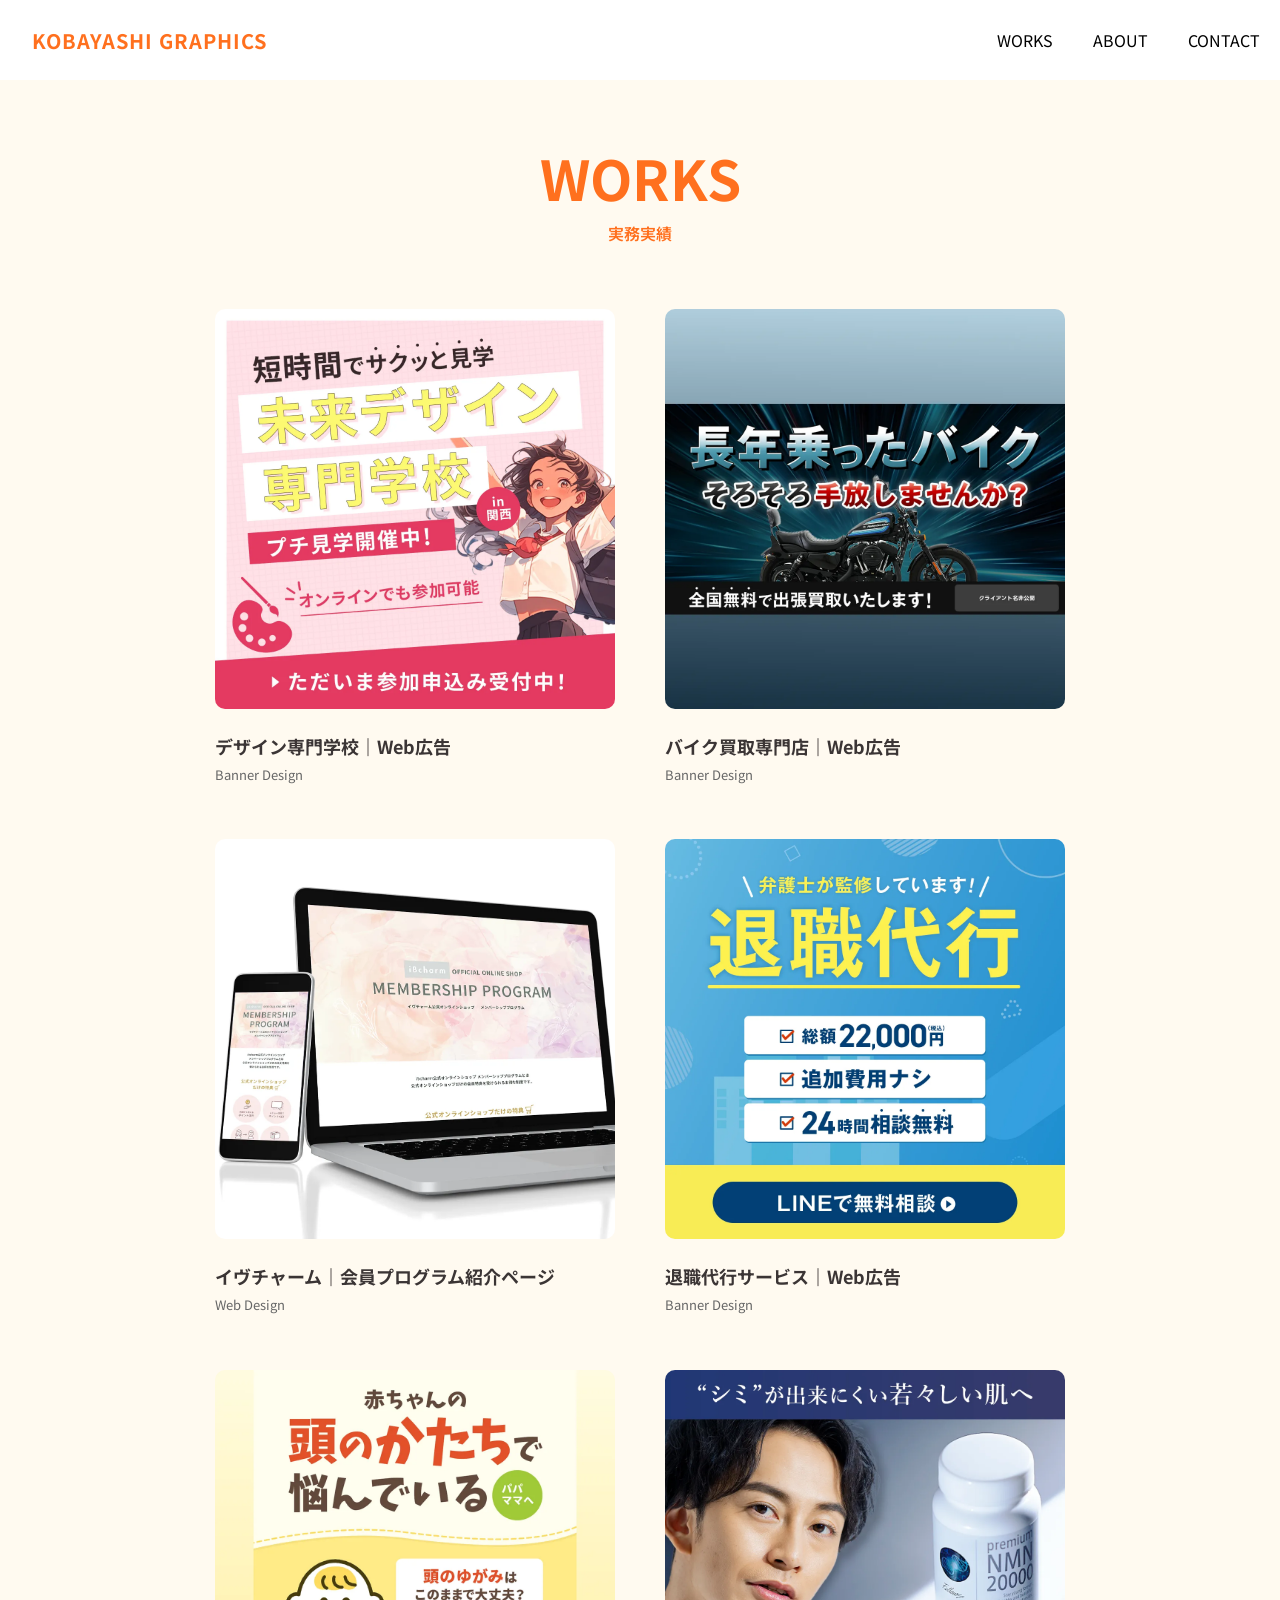
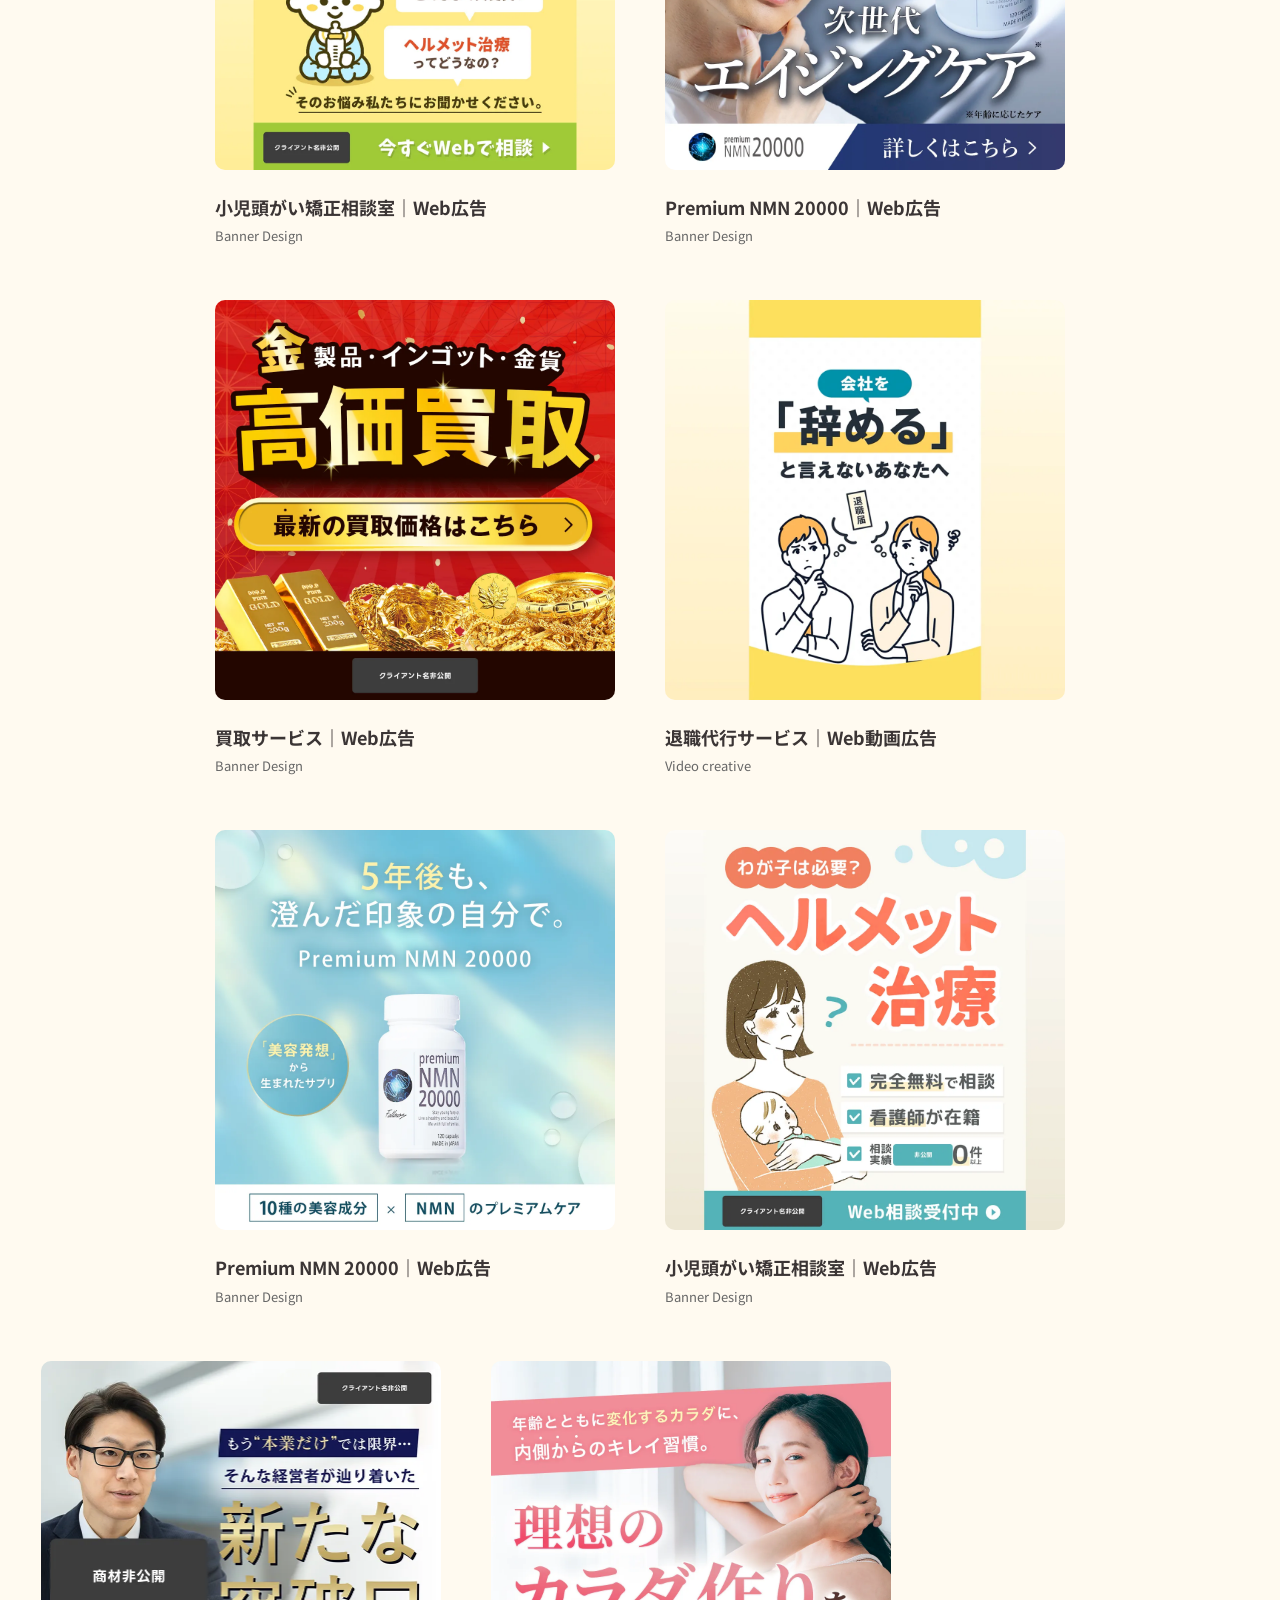
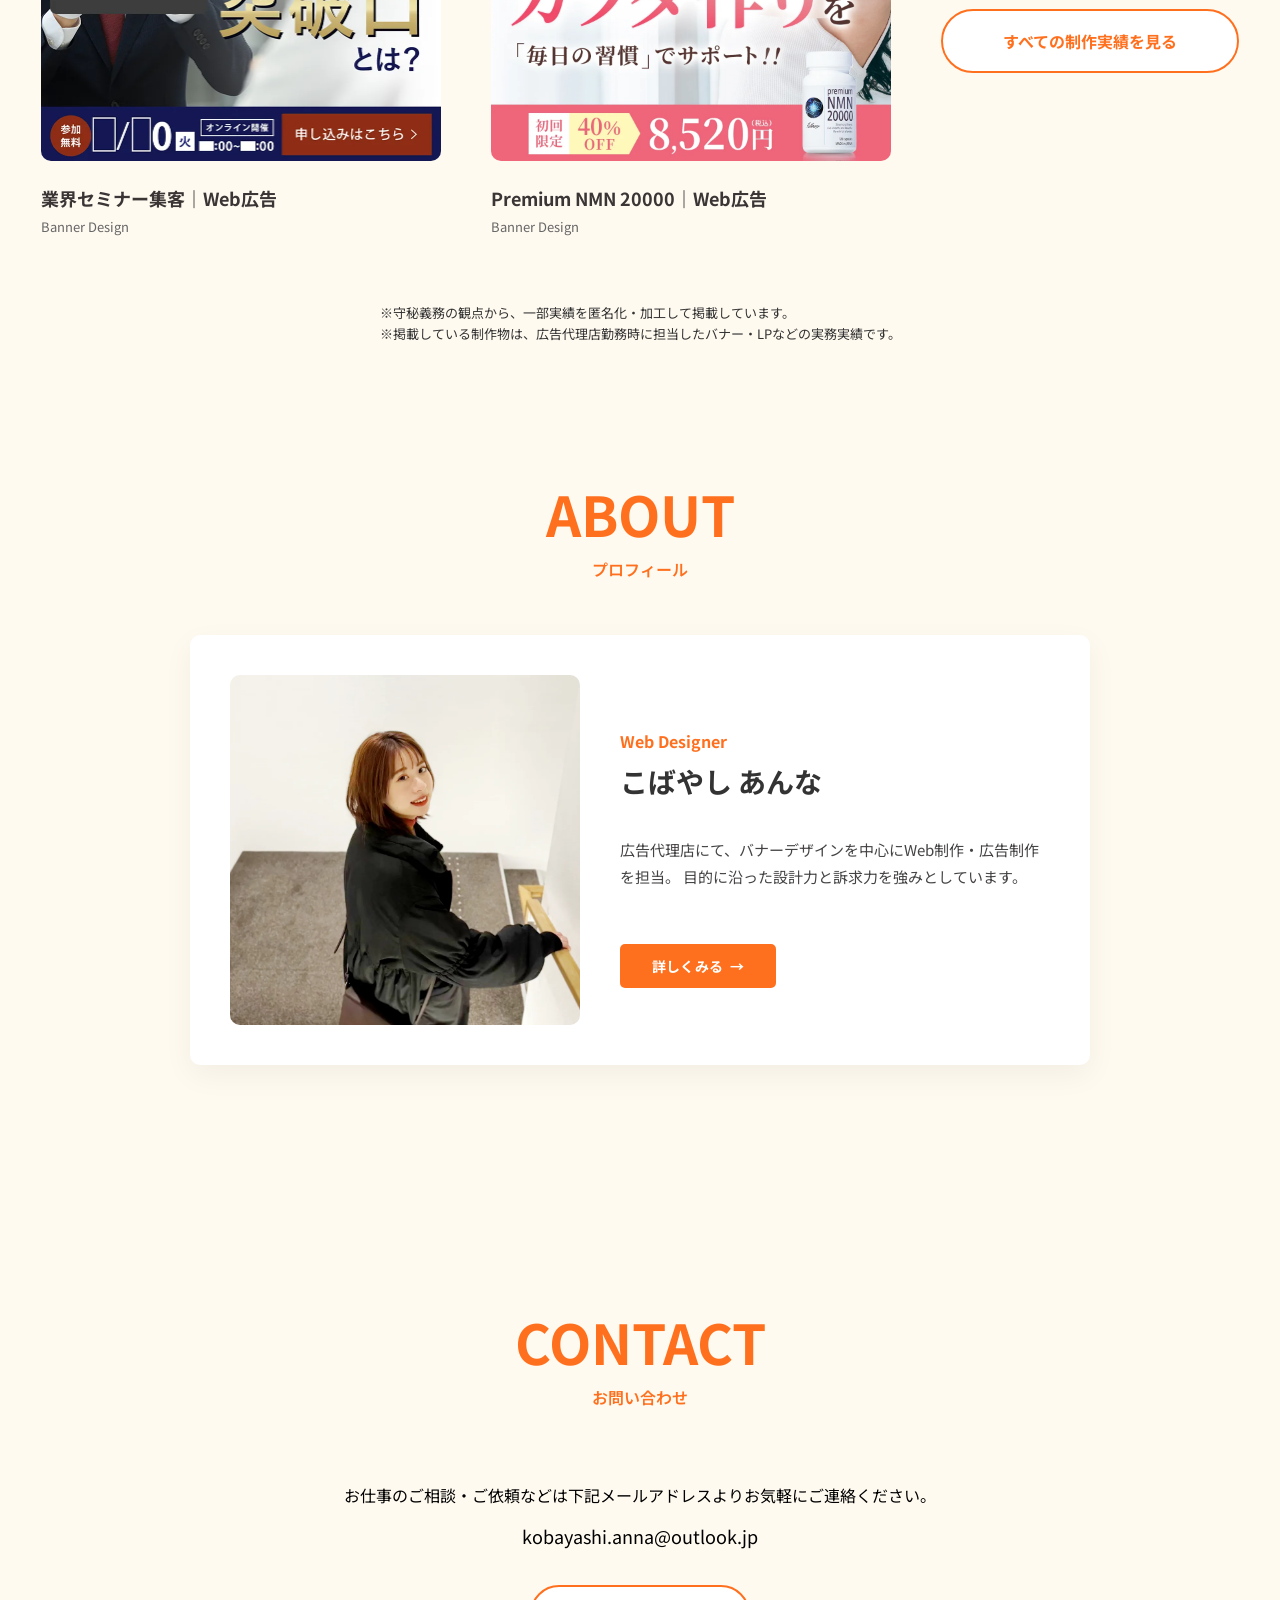
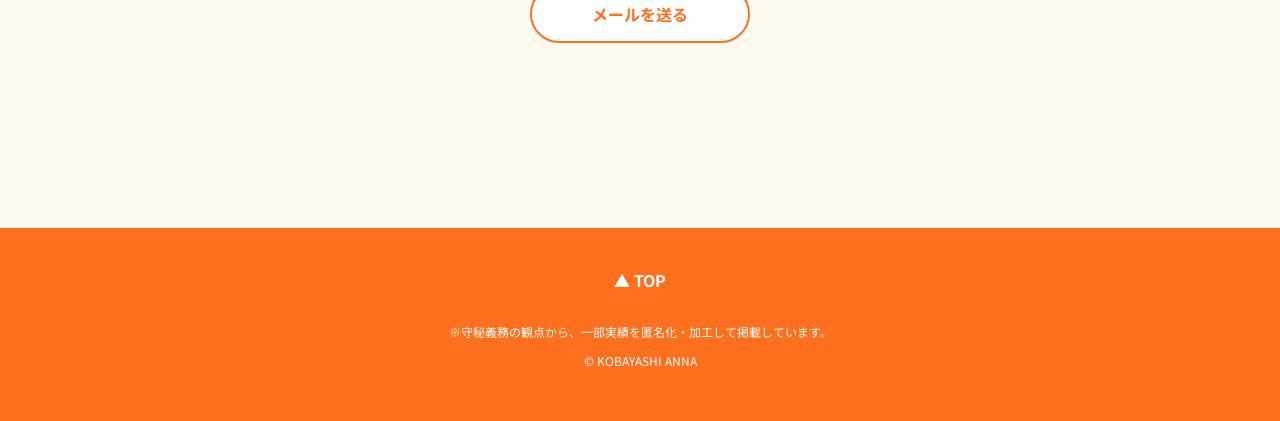
<file: index.html>
<!DOCTYPE html>
<html lang="ja">
<head>
    <meta charset="UTF-8">
    <link rel="stylesheet" href="style.css">
    <!-- <meta name="viewport" content="width=device-width, initial-scale=1.0"> -->
    <meta name="viewport" content="width=device-width, initial-scale=1.0, maximum-scale=1.0, user-scalable=no, viewport-fit=cover">
    <title>Anna Kobayashi | Web Designer</title>
    <link rel="icon" href="images/favicon.webp">
    <link rel="preconnect" href="https://fonts.googleapis.com">
    <link rel="preconnect" href="https://fonts.gstatic.com" crossorigin>
    <link href="https://fonts.googleapis.com/css2?family=Noto+Sans+JP:wght@100..900&display=swap" rel="stylesheet">
    <meta name="theme-color" content="#ffffff">
</head>
<body>
    
<!-- ヘッダー -->

        <header>
            <div class="header-inner">
                <div class="logo">
                    <a href="index.html">KOBAYASHI GRAPHICS</a>
                </div>
                <div class="hamburger" id="hamburger">
                    <span></span>
                    <span></span>
                </div>
            </div>
    
            <nav id="nav">
                <ul>
                    <li><a href="index.html">WORKS</a></li>
                    <li><a href="about.html">ABOUT</a></li>
                    <li><a href="#contact">CONTACT</a></li>
                </ul>
            </nav>
    
            <nav id="sp-nav">
                <ul>
                    <li><a href="#works">WORKS</a></li>
                    <li><a href="#about">ABOUT</a></li>
                    <li><a href="#contact">CONTACT</a></li>
                </ul>
            </nav>
        </header>

    <main>
<!-- works -->
        <div class="top-tittle">
            <h1>WORKS</h1>
            <p class="lead">
                実務実績
            </p>
        </div>
        <!-- <p class="warning_note">
            ※守秘義務により、一部実績を匿名化・加工して掲載しています。
        </p> -->
        <div class="works">
            <div class="container">
                <input type="checkbox" id="trigger">
                <!-- 1枚目 -->
                <div class="default-view work-item"
                    data-title="デザイン専門学校｜Web広告"
                    data-category="Banner Design"
                    data-desc="制作物：Google／Meta（Instagram・Facebook）広告配信用 バナークリエイティブ|サイズ：1200×628、300×300|目的：デザイン専門学校オープンキャンパスのイベント告知による申込獲得（CV）|担当：構成設計／デザイン制作（コピー支給）
                    |工夫：学校名を大きく配置し、視認性を高める構成としました。
                    短時間で参加できる点は装飾を用いて強調し、参加ハードルの低さが伝わるよう工夫しました。
                    開催情報はアイコンで整理し、視線の流れを意識したレイアウト設計を行いました。
                    ターゲットである高校生を想定し、親しみやすいイラスト要素を取り入れています。
                    |使用ツール：Photoshop"
                    data-images="images/01_1.webp,images/01_2.webp,images/01_3.webp"
                    >
                    <a href="#">
                        <img src="images/school_01.webp" alt="スクール">
                    </a>
                    <p class="work-title">
                        <span class="title-main">デザイン専門学校｜Web広告</span>
                        <span class="title-sub">Banner Design</span>
                    </p>
                </div>
                <!-- 2枚目 -->
                <div class="default-view work-item"
                    data-title="バイク買取専門店｜Web広告"
                    data-category="Banner Design"
                    data-desc="制作物：Google広告配信用 バナークリエイティブ|サイズ：1200×628、300×300|目的：バイク査定の申込獲得（CV）|担当：構成設計／デザイン制作（コピー支給）
                    |工夫：ターゲットであるバイク所有者を想定し、力強さと信頼感を両立させた配色設計を行いました。
                    「全国無料」の訴求はドット装飾を用いて視認性を高め、ベネフィットが一目で伝わるよう強調。
                    正方形フォーマット内で情報の優先順位を整理し、短時間でメッセージが伝わる構成としています。|使用ツール：Photoshop"
                    data-images="images/02_1.webp,images/02_2.webp"
                    >
                    <a href="#">
                        <img src="images/bike_05.webp" alt="バイク">
                    </a>
                    <p class="work-title">
                        <span class="title-main">バイク買取専門店｜Web広告</span>
                        <span class="title-sub">Banner Design</span>
                    </p>
                </div>
                <!-- 3枚目 -->
                <div class="default-view work-item"
                    data-title="イヴチャーム｜会員プログラム紹介ページ"
                    data-category="Web Design"
                    data-desc="制作物：公式オンラインストアのメンバーシッププログラム紹介ページデザイン|サイズ：PC・スマートフォン対応のレスポンシブデザイン|目的：会員ランク制度の導入により、会員登録の促進および購入頻度・継続率の向上を目的としたページ制作|担当：支給テキストをもとに情報設計／ワイヤーフレーム作成／デザイン制作
                    |工夫：先方の希望する雰囲気を踏まえ、ブランドトンマナに沿った配色・構成を提案しました。
                    会員ランク制度は複雑に見えないよう情報を整理し、5段階のランク差が一目で伝わる配色設計にしました。
                    上位ランクほど特別感が感じられるよう段階的に色味を調整。
                    グラフや数値情報も視認性と比較のしやすさを重視し、直感的に理解できるレイアウトに設計しています。|使用ツール：Photoshop"
                    data-images="images/03_1.webp,images/03_3.webp,images/03_2.webp"
                    >
                    <a href="#">
                        <img src="images/point_sp &pc.webp" alt="nmn">
                    </a>
                    <p class="work-title">
                        <span class="title-main">イヴチャーム｜会員プログラム紹介ページ</span>
                        <span class="title-sub">Web Design</span>
                    </p>
                </div>
                <!-- 4枚目 -->
                <div class="default-view work-item"
                    data-title="退職代行サービス｜Web広告"
                    data-category="Banner Design"
                    data-desc="制作物：Meta（Instagram・Facebook）広告配信用 バナークリエイティブ|サイズ：1200×1200、1080×1350、1080×1920、1200×628|目的：LINE登録の促進および無料相談申込の獲得（CV）|担当：LP内容を踏まえた訴求設計／文言選定／構成設計／デザイン制作（CV設計含む）／クリエイティブ品質管理
                    |工夫：20代男女をターゲットに、安心感を与えるブルーを背景のベースカラーに設定。メインコピー「退職代行」には視認性の高いイエローを使用し、瞬時にサービス名へ視線が集まるよう設計しました。
                    退職という心理的ハードルの高いテーマであるため、過度にポップになりすぎないバランスを意識し、信頼感と親しみやすさの両立を図っています。
                    ベネフィットは3点に整理し、情報をブロック化することで可読性を向上。「総額22,000円」「24時間相談無料」などの重要数値はジャンプ率をつけて強調しています。
                    CTAにはネイビーを使用し、画面下部で明確に視線を止める構成とすることで、CVであるLINE登録へ自然に誘導する導線設計としました。
                    |使用ツール：Photoshop"
                    data-images="images/04_1.webp,images/04_2.webp,images/04_3.webp"
                    >
                    <a href="#">
                        <img src="images/agency_09.webp" alt="退職代行サービス">
                    </a>
                    <p class="work-title">
                        <span class="title-main">退職代行サービス｜Web広告</span>
                        <span class="title-sub">Banner Design</span>
                    </p>
                </div>
                <!-- 5枚目 -->
                <div class="default-view work-item"
                    data-title="小児頭がい矯正相談室｜Web広告"
                    data-category="Banner Design"
                    data-desc="制作物：Meta（Instagram・Facebook）広告配信用 バナークリエイティブ|サイズ：1080×1350|目的：赤ちゃんの頭の形に不安を抱える保護者からの相談申込の獲得（CV）|担当：申込ページを踏まえた訴求設計／文言選定／構成設計／デザイン制作（CV設計含む）
                    |工夫：20代後半〜30代前半の女性（主にママ層）をターゲットに設計。
                    「頭のゆがみはこのままで大丈夫？」「ヘルメット治療ってどうなの？」といった、保護者が抱きやすい疑問を問いかけ形式で配置し、当事者意識を喚起する構成としました。
                    ターゲットはママ層を想定しつつ、先方の意向を踏まえ「パパ・ママへ」と表記することで、家族で検討するテーマであることを意識した訴求にしています。
                    医療領域においては“ゆがみ”などのマイナスワードが重たい印象になりやすいため、暖色系のイエローをベースに明るい黄緑や深みのある差し色を組み合わせ、過度に不安を煽らないトーンに調整。安心感と相談しやすさを両立させました。
                    メインコピーには「頭のかたちで悩んでいるパパママへ」を配置し、最終的に「その悩み、私たちにお聞かせください」と自然に相談へつなげる導線設計としています。CTAには「今すぐWeb相談」を設置し、一次CVである相談申込へ誘導しました。
                    |使用ツール：Photoshop"
                    data-images="images/05_1.webp,images/05_2.webp"
                    >
                    <a href="#">
                        <img src="images/consultation_06.webp" alt="相談">
                    </a>
                    <p class="work-title">
                        <span class="title-main">小児頭がい矯正相談室｜Web広告</span>
                        <span class="title-sub">Banner Design</span>
                    </p>
                </div>
                <!-- 6枚目 -->
                <div class="default-view work-item"
                    data-title="Premium NMN 20000｜Web広告"
                    data-category="Banner Design"
                    data-desc="制作物：Meta（Instagram・Facebook）広告配信用 バナークリエイティブ|サイズ：1080×1080|目的：男性ターゲットへの訴求を通じた、LP経由の定期購入申込の獲得（CV）|担当：申込ページを踏まえた訴求設計／文言選定／構成設計／デザイン制作（CV設計含む）
                    |工夫：既存の女性向け商材を男性市場へ拡張する施策として制作。30〜40代男性をターゲットに、エイジングケアへの関心が高まりつつも過度な美容感を好まない層を想定し、シンプルかつ力強いデザインへ再設計しました。
                    メインコピーはやや斜体で構成し、勢いとアクティブな印象を付与。男性向け商材としての力強さを視覚的に演出しています。
                    カラーは従来のブルー基調から変更し、男性が受け入れやすく、かつ視認性も担保できる紫系トーンを採用。LPとの親和性を保ちながら、新規ターゲットに刺さる印象へ調整しました。
                    ビジュアルは、左に視線を向けた男性のアップ写真、右にボトルを大きく配置した対比構成に。人物の肌印象と商品の存在感の双方がアイキャッチとなるレイアウト設計としています。
                    CTAには「詳しくはこちら」を配置し、ブランドイメージを損なわない自然な導線でLPへ誘導しています。
                    |使用ツール：Photoshop"
                    data-images="images/06_1.webp,images/06_2.webp"
                    >
                    <a href="#">
                        <img src="images/nmn_02.webp" alt="">
                    </a>
                    <p class="work-title">
                        <span class="title-main">Premium NMN 20000｜Web広告</span>
                        <span class="title-sub">Banner Design</span>
                    </p>
                </div>
                <!-- 7枚目 -->
                <div class="default-view work-item"
                    data-title="買取サービス｜Web広告"
                    data-category="Banner Design"
                    data-desc="制作物：Google／Meta（Instagram・Facebook）広告配信用 バナークリエイティブ|サイズ：1080×1080、1080×1350、1200×628|目的：金（貴金属）の高価買取の訴求および査定申込の獲得（CV）|担当：支給文言をもとに構成設計／デザイン制作／クリエイティブ品質管理
                    |工夫：金（貴金属）の高価買取キャンペーンであることが一目で伝わるよう、全体をゴールドトーンで設計。写真素材だけでなく、コピーや装飾にもゴールド表現を用いることで、視覚的に“価値”を想起させる構成としました。
                    ゴールドを際立たせるため、背景には濃いブラウン寄りの赤を採用しコントラストを強化。下部にはブラウンの帯を敷いて情報を整理し、華やかさの中にも安定感を持たせています。
                    キャンペーン感を演出するため、サンバーストに和柄テクスチャを重ねることで高級感と祝祭感を付与。さらに金の紙吹雪を加え、奥行きが出るよう色味を調整することで、主役である「高価買取」のコピーと貴金属ビジュアルが最も目立つよう設計しました。
                    メインコピー「金製品・インゴット・金貨高価買取」には立体的なシャドウを加え、力強さと視認性を高めています。
                    |使用ツール：Photoshop"
                    data-images="images/07_1.webp,images/07_2.webp,images/07_3.webp"
                    >
                    <a href="#">
                        <img src="images/gold_01.webp" alt="">
                    </a>
                    <p class="work-title">
                        <span class="title-main">買取サービス｜Web広告</span>
                        <span class="title-sub">Banner Design</span>
                    </p>
                </div>
                <!-- 8枚目 -->
                <div class="default-view work-item"
                    data-title="退職代行サービス｜Web動画広告"
                    data-category="Video creative"
                    data-desc="制作物：Google／Meta（Instagram・Facebook）広告配信用 動画クリエイティブ|サイズ：1080×1920|目的：LINE登録の促進および無料相談申込の獲得（CV）|担当：構成設計／デザイン制作／動画編集（コピー支給）／クリエイティブ品質管理
                    |工夫：会社を辞めたいと考えている20代男女をターゲットに、動画冒頭で悩んでいる男女のイラストと「会社を辞める」というワードを表示し、瞬時に自分ごと化できる導入に設計しました。
                    さらに2秒以内に「と言えないあなたへ」というコピーをアニメーションで表示し、「辞めたいけれど言い出せない」という心理に踏み込むことで、続きが気になる構成にしています。冒頭2〜3秒で共感を獲得し、離脱を防ぐ設計を意識しました。
                    その後、サービス名と利用メリットを簡潔に提示。退職というネガティブに捉えられがちなテーマに対して、暗くなりすぎないようポップで明るいトーンに統一し、「退職は前向きな選択肢である」という印象づけを行いました。
                    また、各説明パートごとにイラストを用いることで、申し込み後の流れを視覚的に分かりやすく伝え、不安を軽減しながら行動につなげる構成としています。
                    |使用ツール：Photoshop／After Effects"
                    data-images="movie/agency_34.mp4"
                    >
                    <a href="#">
                        <img src="images/movie_01.webp" alt="">
                    </a>
                    <p class="work-title">
                        <span class="title-main">退職代行サービス｜Web動画広告</span>
                        <span class="title-sub">Video creative</span>
                    </p>
                </div>
                <!-- 9枚目 -->
                <div class="default-view work-item"
                    data-title="Premium NMN 20000｜Web広告"
                    data-category="Banner Design"
                    data-desc="制作物：Meta（Instagram・Facebook）広告配信用 バナークリエイティブ|サイズ：1080×1080、1080×1350、1080×1920、1200×628|目的：女性ターゲットへの訴求を通じた、LP経由の定期購入申込の獲得（CV）|担当：コピー制作（週3〜7本）／構成設計／デザイン制作／クリエイティブ品質管理
                    |工夫：商品ボトルを中央に配置し、第一視認でブランドを認識できる構成に設計しました。視線が自然に中央へ集まるレイアウトにすることで、視認性と印象定着を高めています。
                    メインコピー「5年後も、澄んだ印象の自分で。」に合わせ、背景は水色をベースに光が差し込む演出を加え、透明感や清潔感を視覚的に表現しました。左上と右下に水滴モチーフを配置することで、潤いやみずみずしさを想起させ、コピーの世界観を補強しています。
                    配色はベースを水色、メインテキストを白、アクセントを淡い黄色で構成。全体に統一感を持たせながらも、アクセントカラーによって視線をコピーへ誘導し、訴求点が埋もれないよう調整しました。
                    美容系商材としての清潔感と信頼感を両立させるビジュアル設計を意識しています。
                    |使用ツール：Photoshop"
                    data-images="images/09_1.webp,images/09_2.webp,images/09_3.webp"
                    >
                    <a href="#">
                        <img src="images/nmn_10.webp" alt="">
                    </a>
                    <p class="work-title">
                        <span class="title-main">Premium NMN 20000｜Web広告</span>
                        <span class="title-sub">Banner Design</span>
                    </p>
                </div>
                <!-- 10枚目 -->
                <div class="default-view work-item"
                    data-title="小児頭がい矯正相談室｜Web広告"
                    data-category="Banner Design"
                    data-desc="制作物：Meta（Instagram・Facebook）広告配信用 バナークリエイティブ|サイズ：1080×1350|目的：赤ちゃんの頭の形に不安を抱える保護者からの相談申込の獲得（CV）|担当：構成設計／デザイン制作（コピー支給）
                    |工夫：支給されたコピー「わが子は必要？ヘルメット治療」が最も目に入るよう、メイン部分をオレンジ系で強調し視認性を高めました。「わが子は必要？」の箇所には装飾を加え、問いかけのニュアンスが自然に伝わるようデザイン面で補強しています。
                    不安を過度に煽らないよう、背景はベージュをベースに構成。メインコピーのオレンジと、チェックマークに使用したミント系カラーで安心感と清潔感を演出しました。
                    「Web相談受付中」のCTAを明確に配置し、悩みから相談行動へとスムーズに移行できる導線設計を行っています。
                    また、赤ちゃんを抱くママのイラストを起用し、ママと赤ちゃん双方の疑問表情を一致させることで、ターゲットが自分ごととして捉えやすいビジュアル構成としました。
                    |使用ツール：Photoshop"
                    data-images="images/10_1.webp,images/05_2.webp"
                    >
                    <a href="#">
                        <img src="images/consultation_07.webp" alt="">
                    </a>
                    <p class="work-title">
                        <span class="title-main">小児頭がい矯正相談室｜Web広告</span>
                        <span class="title-sub">Banner Design</span>
                    </p>
                </div>
                <!-- 11枚目 -->
                <div class="default-view work-item"
                    data-title="業界セミナー集客｜Web広告"
                    data-category="Banner Design"
                    data-desc="制作物：Meta（Instagram・Facebook）広告配信用 バナークリエイティブ|サイズ：1080×1080、1080×1350、1080×1920、1200×628|目的：本業の傍でも収入を増やしたい、または本業を移して稼ぐことも検討している層からのセミナー申込の獲得（CV）|担当：構成設計／デザイン制作（コピー支給）
                    |工夫：ターゲットは30代半ばから50代の男性までと幅広いため、信頼感を与える青を基調にデザインしました。左側には商材を持っている男性の写真を大きく配置し、対象業界を印象付けるようにしています。某業界はユーザーが高収入を想像できる案件だったため、稼げる雰囲気を演出する目的でゴールドをメインコピーに使用しました。サブコピーでは「もう本業だけでは限界」がよく伝わるように装飾を入れ、ターゲット層である本業の収入に悩んでいる方へ確実に読まれるよう工夫しています。また、先方の要望により赤を使用する場合は、赤字の印象を避けるためあえて彩度を抑えた赤を アクセントカラーとしてCTAに取り入れました。黄色のCTAだとゴールドの印象が薄れ、緑は青ベースの配色にすると寒色系が強く出てしまい、暗く浮いた印象になってしまうため、この赤を選定しています。全体的にビジネス感を強める配色とデザインとし、信頼性と安心感を意識しています。
                    |使用ツール：Photoshop"
                    data-images="images/11_1.webp,images/11_2.webp,images/11_3.webp"
                    >
                    <a href="#">
                        <img src="images/seminar_02.webp" alt="">
                    </a>
                    <p class="work-title">
                        <span class="title-main">業界セミナー集客｜Web広告</span>
                        <span class="title-sub">Banner Design</span>
                    </p>
                </div>
                <!-- 12枚目 -->
                <div class="default-view work-item"
                    data-title="Premium NMN 20000｜Web広告"
                    data-category="Banner Design"
                    data-desc="制作物：Meta（Instagram・Facebook）広告配信用 バナークリエイティブ|サイズ：1080×1080、1080×1350、1080×1920、1200×628|目的：女性ターゲットへの訴求を通じた、LP経由の定期購入申込の獲得（CV）|担当：コピー制作（週3〜7本）／構成設計／デザイン制作／クリエイティブ品質管理
                    |工夫：ターゲットは20代後半から30代前半の女性で、年齢とともに変化する体への悩みを感じ始めた層に向け、理想の体づくりをサポートするサプリの広告を制作しました。冒頭のサブコピーは斜めの帯の中に文字を組み込み、動きのある印象を演出することで、シェイプアップやエクササイズを想起させるデザインにしています。女性らしさを表現するため暖色系カラーを使用し、今回はピンクをメインカラーに選定しました。コピーのサイズや装飾が目に入りやすいことを優先し、写真素材はコピー量の制約上、女性の顔と二の腕が映るポーズのものを選びました。くびれのみの写真も検討しましたが、薬機法の観点から使用せず、あくまで「サポート」の印象を意識しています。また、初回限定の割引情報を入れることで、ターゲットにわかりやすく購買を促す構成としました。
                    |使用ツール：Photoshop"
                    data-images="images/12_1.webp,images/12_2.webp,images/12_3.webp"
                    >
                    <a href="#">
                        <img src="images/nmn_20.webp" alt="">
                    </a>
                    <p class="work-title">
                        <span class="title-main">Premium NMN 20000｜Web広告</span>
                        <span class="title-sub">Banner Design</span>
                    </p>
                </div>
                <!-- 最初見えない -->
                <!-- 13枚目 -->
                <div class="hidden-view work-item"
                    data-title="フランチャイズ募集｜Web広告"
                    data-category="Banner Design"
                    data-desc="制作物：Google／Meta（Instagram・Facebook）広告配信用 バナークリエイティブ|サイズ：1080×1080、1080×1350、1080×1920、1200×628|目的：女性ターゲットへの訴求を通じた、LP経由の定期購入申込の獲得（CV）|担当：コピー制作（週3〜7本）／構成設計／デザイン制作／クリエイティブ品質管理
                    |工夫：某業界のフランチャイズ加盟店の募集バナーを制作しました。ターゲットは40〜50代の男性で、ユーザーへのメリットがよく伝わるよう、「年商1億円」「3大補償」といった数字面は装飾やアクセントカラーで特に強調しています。右側には爽やかで笑顔の男性を配置し、気軽にフランチャイズを始めやすい雰囲気を演出しました。サブコピーの下にある3つの補償については、イラストを用いた図解で説明し、文字だけではなく視覚的にも理解しやすい構成にしています。最後に「FC加盟店募集中」とCTAを配置しました。カラーは落ち着きのある大人向けブラウンをメインにし、ベースはLPとの乖離を防ぐためベージュを使用、アクセントにピンクと黄色を取り入れています。多色ながらも全体の雰囲気や目線が迷子にならないよう、配色には特に注意して制作しました。
                    |使用ツール：Photoshop"
                    data-images="images/13_1.webp,images/13_2.webp,images/13_3.webp"
                    >
                    <div class="hidden-inner">
                        <a href="#">
                            <img src="images/purchase_a_01.webp" alt="">
                        </a>
                        <p class="work-title">
                            <span class="title-main">フランチャイズ募集｜Web広告</span>
                            <span class="title-sub">Banner Design</span>
                        </p>
                    </div>
                </div>
                <!-- 14枚目 -->
                <div class="hidden-view work-item"
                    data-title="退職代行サービス｜Web広告"
                    data-category="Banner Design"
                    data-desc="制作物：Meta（Instagram・Facebook）広告配信用 バナークリエイティブ|サイズ：1200×1200、1080×1350、1080×1920、1200×628|目的：LINE登録の促進および無料相談申込の獲得（CV）|担当：LP内容を踏まえた訴求設計／文言選定／構成設計／デザイン制作（CV設計含む）／クリエイティブ品質管理
                    |工夫：20代男女をターゲットに、退職代行サービスのバナーを制作しました。バナーでは、退職のプロが対応することが一目で伝わるよう、メインコピーを黒とオレンジで構成し、「退職」の文字をオレンジで強調しました。メインコピーの横にはオペレーターの男性写真を配置し、丁寧に個別対応してくれる印象を演出することで、ユーザーに安心感を持ってもらえるようにしています。さらに、メインコピーの下にはユーザーへのメリットを3点記載し、文字のみではなくイラストを用いることで視覚的に理解しやすくしました。最後に退職代行のクライアント名を入れ、「まずはLINEで無料相談」のCTAを設置しました。全体の色は安心感を与えることを意図して、寒色系ではなく暖色のオレンジと黄色を採用しています。
                    |使用ツール：Photoshop"
                    data-images="images/14_1.webp,images/14_2.webp,images/04_3.webp"
                    >
                    <a href="#">
                        <img src="images/agency_17.webp" alt="">
                    </a>
                    <p class="work-title">
                        <span class="title-main">退職代行サービス｜Web広告</span>
                        <span class="title-sub">Banner Design</span>
                    </p>
                </div>
                <!-- 15枚目 -->
                <div class="hidden-view work-item"
                    data-title="Premium NMN 20000｜Web広告"
                    data-category="Banner Design"
                    data-desc="制作物：Meta（Instagram・Facebook）広告配信用 バナークリエイティブ|サイズ：1080×1080、1080×1350、1080×1920、1200×628|目的：女性ターゲットへの訴求を通じた、LP経由の定期購入申込の獲得（CV）|担当：コピー制作（週3〜7本）／構成設計／デザイン制作／クリエイティブ品質管理
                    |工夫：中央にボトルを2つ動きのある角度で配置することで、静的になりすぎず視線が止まる構成にしました。艶や透明感を演出するため、背景にはボトルに光が当たる表現やプリズム加工を取り入れ、視覚的に“輝き”を感じられるようにしています。さらに、コピー部分にもプリズムの光を重ねることで、「透明感」というワードに自然と目が向くよう視線誘導を意識しました。
                    透明感というテーマから寒色系カラーも検討しましたが、他社との差別化を図るため、あえて暖色系のトーンで艶や透明感を表現しています。暖色で構成することで、やわらかさや女性らしさも同時に演出できるよう工夫しました。
                    また、背景に動きのある光を使用しているため、文字の可読性が下がらないようコントラストのバランスにも配慮しています。商品名や「透明感」などのキーワードはサイズや配色で強弱をつけ、視線が自然とコピー→商品→訴求へ流れる構成にしました。
                    |使用ツール：Photoshop"
                    data-images="images/15_1.webp,images/15_2.webp,images/15_3.webp"
                    >
                    <a href="#">
                        <img src="images/nmn_06.webp" alt="">
                    </a>
                    <p class="work-title">
                        <span class="title-main">Premium NMN 20000｜Web広告</span>
                        <span class="title-sub">Banner Design</span>
                    </p>
                </div>
                <!-- 16枚目 -->
                <div class="hidden-view work-item"
                    data-title="ふるさと納税｜ECポータル掲載用バナー"
                    data-category="Banner Design"
                    data-desc="制作物：ポータルサイト掲載用 静止画バナー制作|サイズ：1000×1000、988×613|目的：ポータルサイト内での視認性を高め、比較検討段階のユーザーに返礼品の魅力を端的に伝え、選択・申込につなげること。|担当：構成設計／デザイン制作（コピー支給）
                    |工夫：クライアントから指定された写真・コピーを使用する前提の依頼だったため、提案変更ができない制約の中で、いかにECサイトのレギュレーションを守りながら商品の魅力を最大限に伝えるかを重視しました。
                    特に1枚目のメインバナーは規定が厳しく、レイアウトの自由度が限られていたため構成設計に苦戦しました。先方の希望である「家族団欒の雰囲気」や「手間のかかる料理も手軽に楽しめる」点が伝わるよう、温かみのあるビジュアルトーンを意識しています。
                    指定写真は5枚あり、まず商材写真2枚が自然と最初に目に入るよう横並びで配置しました。1枚を大きく見せる構成も検討しましたが、レギュレーション上難しかったため、2枚をメインとして扱い、残り3枚は補足情報として下部に整理しています。
                    写真を大胆に使えない分、コピーの可読性と情報整理に注力しました。文字のサイズ・強弱・装飾で視線誘導を設計し、短時間で魅力が伝わるよう構成しています。
                    また、正方形・横長以外に7サイズ展開も制作しました。こちらはレギュレーションの制約が比較的緩やかだったため、商品のシズル感を前面に出し、ビジュアル訴求を強めています。全体は食欲をそそる暖色系で統一し、トーンの一貫性を保ちました。
                    商品の召し上がり方は図解で表現し、調理手順が直感的に理解できるよう設計しています。特に工程番号は大きく強調し、視認性を高めました。
                    |使用ツール：Photoshop"
                    data-images="images/16_1.webp,images/16_2.webp,images/16_3.webp"
                    >
                    <a href="#">
                        <img src="images/furusato_01.webp" alt="">
                    </a>
                    <p class="work-title">
                        <span class="title-main">ふるさと納税｜ECポータル掲載用バナー</span>
                        <span class="title-sub">Banner Design</span>
                    </p>
                </div>
                <!-- 17枚目 -->
                <div class="hidden-view work-item"
                    data-title="ふるさと納税｜ECポータル掲載用バナー"
                    data-category="Banner Design"
                    data-desc="制作物：ポータルサイト掲載用 静止画バナー制作|サイズ：1000×1000、988×613|目的：ポータルサイト内での視認性を高め、比較検討段階のユーザーに返礼品の魅力を端的に伝え、選択・申込につなげること。|担当：構成設計／デザイン制作（コピー支給）
                    |工夫：いちごのビジュアルが主役になるよう、装飾や文字の配色は赤・緑・黄色に絞り、果実の色味と調和するトーンでまとめました。色数を抑えることで、写真のシズル感を邪魔しない設計にしています。「コクのあるいちご」というメインコピーは大きく配置し、視線が最初に中央へ集まるよう構成しました。さらに、甘さや美味しさが直感的に伝わるよう、余白を活かした吹き出しを使用し「あま〜い おいしい！」の文言を目立たせています。装飾で囲うのではなく余白で目立たせることで、軽やかでポジティブな印象を与えるよう工夫しました。
                    2枚目以降（訴求深掘りバナー）に関しては
                    産地のこだわりが伝わるよう、畑で育ついちごの写真を背景に薄く配置し、その上に“写真風レイアウト”で栽培環境や工夫が伝わるビジュアルを重ねました。単に写真を並べるのではなく、ストーリー性を持たせる構成にすることで、「安心・丁寧に育てられている」という印象を強めています。
                    また、土づくりや自然交配といった情報は文字量が多くなりがちなため、見出しや強調部分にメリハリをつけ、視線が流れるよう整理しました。
                    |使用ツール：Photoshop"
                    data-images="images/17_1.webp,images/17_2.webp"
                    >
                    <a href="#">
                        <img src="images/furusato_02.webp" alt="">
                    </a>
                    <p class="work-title">
                        <span class="title-main">ふるさと納税｜ECポータル掲載用バナー</span>
                        <span class="title-sub">Banner Design</span>
                    </p>
                </div>
                <!-- 18枚目 -->
                <div class="hidden-view work-item"
                    data-title="Premium NMN 20000｜商品同梱チラシ"
                    data-category="Flyer Design"
                    data-desc="制作物：定期購入者向け 継続促進用同梱チラシ|サイズ：A4（210×297mm）／両面|目的：NMNおよび10種の美容成分の価値を改めて訴求し、安心感を醸成することで定期継続意識の向上を図ること。|担当：構成設計／デザイン制作（コピー支給）
                    |工夫：定期購入者向けの同梱チラシであるため、販促色を強く出すのではなく、ブランド理解を深める“資料”のような構成を意識しました。全体は落ち着いた寒色ベースで統一し、彩度を抑えた水色を基調とすることで、安心感と信頼感を与えられるトーンに仕上げています。
                    表面では「3,000万本突破」の実績を最上部に配置し、まず安心材料を提示。その下に業界トップクラスの配合量・特殊製法・第三者試験実施といった根拠を整理し、図解やアイコンを用いて情報を視覚的に伝える構成にしました。専門性の高い内容でも、直感的に理解できるよう情報の階層を明確にしています。
                    裏面では「NMNだけではない」というメッセージを軸に、10種の美容成分を3つのカテゴリー（美容・活性化・抗老化）で整理。トライアングル構造で関係性を可視化し、それぞれを色分けすることで、文字を読まなくても役割が伝わる設計にしました。成分説明は1〜2行に簡潔化し、写真を添えることで難解な印象を和らげています。
                    全体を通して、実績→根拠→相乗効果という流れで情報を構成し、安心材料を段階的に提示することで、定期継続への意識を自然に高められるよう設計しました。
                    |使用ツール：Photoshop／Illustrator"
                    data-images="images/18_2.webp"
                    >
                    <a href="#">
                        <img src="images/18_2.webp" alt="">
                    </a>
                    <p class="work-title">
                        <span class="title-main">Premium NMN 20000｜商品同梱チラシ</span>
                        <span class="title-sub">Flyer Design</span>
                    </p>
                </div>
                <!-- 19枚目 -->
                <div class="hidden-view work-item"
                    data-title="退職代行サービス｜Web動画広告"
                    data-category="Video creative"
                    data-desc="制作物：Google／Meta（Instagram・Facebook）広告配信用 動画クリエイティブ|サイズ：1080×1920|目的：LINE登録の促進および無料相談申込の獲得（CV）|担当：構成設計／デザイン制作／動画編集（コピー支給）／クリエイティブ品質管理
                    |工夫：20代男女をターゲットに、冒頭2秒以内で「仕事を辞めると言えないあなたへ」と明確に問いかけを行い、視聴者の自己認識を促す構成にしました。サービス特有の不安（本当に安全か・会社と揉めないか）を払拭するため、「専任オペレーター対応」「弁護士監修」といった安心材料を早い段階で提示。信頼感を担保しつつも、法律サービスのような堅さを出しすぎないよう、ブルーや水色を基調にイラストを用いて親しみやすいトーンに仕上げました。また、「電話対応なし」「LINEで完結」という20代に刺さるベネフィットは、実際にLINEでやり取りしているような画面風アニメーションで表現。文字だけで説明するのではなく、利用イメージを視覚的に伝えることで心理的ハードルを下げています。構成は
                    不安喚起 → 安心材料提示 → 手軽さ訴求 → 即日退職のベネフィット → LINE無料相談（CTA）という流れで設計。視聴者の感情が「不安」から「安心」へ自然に移行するストーリーラインを意識して制作いたしました。
                    |使用ツール：Photoshop／After Effects"
                    data-images="movie/agency_33.mp4"
                    >
                    <a href="#">
                        <img src="images/movie_02.webp" alt="">
                    </a>
                    <p class="work-title">
                        <span class="title-main">退職代行サービス｜Web動画広告</span>
                        <span class="title-sub">Video creative</span>
                    </p>
                </div>
                <!-- 20枚目 -->
                <div class="hidden-view work-item"
                    data-title="退職代行サービス｜新規獲得向けLP"
                    data-category="Landing Page Design"
                    data-desc="制作物：20代向け 広告流入型ランディングページ|サイズ：スマートフォン専用（縦スクロール設計）|目的：LINE登録の促進および無料相談申込の獲得（CV）|担当：構成設計（コピー支給）／ワイヤーフレーム作成／デザイン制作
                    |工夫：20代男女をターゲットに、感情に寄り添いながら行動へ導く構成で設計しました。
                    ファーストビューでは「会社のために“人生”苦しみたくないですよね。」というコピーを配置し、“仕事”ではなく“人生”という言葉で問題の本質を提示。仕事量を一人で抱え込む社員のイラストを組み合わせることで、責任過多や精神的負担を感じているユーザーが瞬時に自分ごと化できるよう設計しました。
                    続いて「5〜6人に1人が退職代行を利用」というデータを、人数の一部だけ色を変えた図解で視覚化。数字を読ませるのではなく、直感的に理解できる構成にしています。その直後に「決して非常識な選択ではありません」というメッセージをオレンジ帯で強調し、罪悪感や後ろめたさを払拭する導線を作りました。
                    中盤では7つのアンケート形式の問いかけを設置。「はい／いいえ」で答えられる構成にすることで、受動的な閲覧から能動的な参加へと切り替えています。重要なキーワードはアクセントカラーのブルーで強調し、全文を読まなくても要点が伝わるよう視認性を工夫しました。
                    自己認識が高まったタイミングで、弁護士監修・専任オペレーター対応・LINE完結・即日対応といった強みを提示。不安 → 共感 → 安心 → 行動という感情の流れを意識した構成としています。
                    退職という重いテーマに引っ張られすぎないよう、全体は暖色を取り入れたポップなトーンでまとめ、“逃げ”ではなく“前向きな選択”と感じられるLPに仕上げました。
                    |使用ツール：Photoshop"
                    data-images="images/20_1.webp,images/20_2.webp"
                    >
                    <a href="#">
                        <img src="images/agency_18.webp" alt="">
                    </a>
                    <p class="work-title">
                        <span class="title-main">退職代行サービス｜新規獲得向けLP</span>
                        <span class="title-sub">Landing Page Design</span>
                    </p>
                </div>
                <!-- 21枚目 -->
                <div class="hidden-view work-item"
                    data-title="Zilumina｜コーポレートサイト用イラスト"
                    data-category="Brand Concept Illustration"
                    data-desc="制作物：コーポレートサイト 世界観設計イラスト|サイズ：1200×1200px（正方形フォーマット）|目的：情報量増加による堅い印象を和らげ、ベンチャーらしい熱量と挑戦姿勢を視覚的に伝えること。各部署をヒーローモチーフで表現し、ブランドの世界観を統一・強化すること。|担当：コンセプト設計／手書きラフ作成／Illustratorによるビジュアル制作
                    |工夫：サイト全体のトンマナに合わせ、彩度を高めに設定することでベンチャーらしいポップさと熱量を強化しました。ヒーローモチーフは「困りごとを解決する象徴」として設計し、企業の価値や姿勢が直感的に伝わるよう意識しています。
                    FVで使用するキャラクターにはマントとマスクを付けることでヒーロー性を明確にし、各部署の仕事内容を想起できるポーズや小物で役割を表現しました。一方、下層ページ用キャラクターは情報量過多にならないようマントを省き、マスクのみでヒーロー性を残すなど、ページごとの情報密度を考慮して調整しています。
                    また、一部キャラクターには浮遊感のあるポーズを採用し、ヒーローらしさと躍動感を演出。口元の表情はあえて描かず、可愛らしさに寄りすぎないニュートラルな印象に仕上げることで、ポップさとプロフェッショナル感のバランスを意識しました。
                    |使用ツール：Illustrator"
                    data-images="images/21_1.webp,images/21_2.webp,images/21_3.webp,images/21_4.webp"
                    >
                    <a href="#">
                        <img src="images/zilumina_01.webp" alt="">
                    </a>
                    <p class="work-title">
                        <span class="title-main">Zilumina｜コーポレートサイト用イラスト</span>
                        <span class="title-sub">Brand Concept Illustration</span>
                    </p>
                </div>
                <!-- 22枚目 -->
                <div class="hidden-view work-item"
                    data-title="LUCENA｜ポートフォリオサイト用イラスト"
                    data-category="Portfolio Website Illustration"
                    data-desc="制作物：ポートフォリオサイト用 世界観設計イラスト|サイズ：1200×1200px（正方形フォーマット）|目的：ブランドイメージであるチェスモチーフのイラストを制作し、ポートフォリオサイト全体に統一感と世界観をもたらすことを目的としたプロジェクト。閲覧者にブランドのクリエイティブ力と独自性を伝える狙いがあります。|担当：コンセプト設計／手書きラフ作成／Illustratorによるビジュアル制作
                    |工夫：白と黒を基調に蛍光イエローをアクセントとしたトーンで統一されたポートフォリオサイトの世界観に合わせ、デザインを設計しました。一般的なチェスアイコンでは平面的でありふれた印象になりやすいため、ポリゴン調のイラストを採用し、立体感と光の演出で差別化を図っています。各イラストは配置に応じて角度や光の当たり方を調整し、サイト上で浮遊するアニメーションと連動させることで、視線の誘導やページ全体のバランスを最適化しています。
                    |使用ツール：Illustrator"
                    data-images="images/22_1.webp,images/22_2.webp,images/22_3.webp"
                    >
                    <a href="#">
                        <img src="images/lucena_01.webp" alt="">
                    </a>
                    <p class="work-title">
                        <span class="title-main">LUCENA｜ポートフォリオサイト用イラスト</span>
                        <span class="title-sub">Portfolio Website Illustration</span>
                    </p>
                </div>
                <!-- 23枚目 -->
                <div class="hidden-view work-item"
                    data-title="小児頭がい矯正クリニック｜Web広告"
                    data-category="Banner Design"
                    data-desc="制作物：Meta（Instagram・Facebook）広告配信用 バナークリエイティブ|サイズ：1080×1080|目的：赤ちゃんの頭の形に不安を持つ保護者からのクリニック予約・相談申し込みの獲得（CV）|担当：構成設計／デザイン制作（コピー支給）
                    |工夫：赤ちゃんの顔写真を中央に配置し、頭全体が他の素材と重ならないよう調整しました。「わが子の一生」「今しか治せない」「頭のゆがみ」といったワードがあるため、全体の印象は怖くならないよう暖色系をベースに、柔らかくふわっとした装飾で寄り添う印象を演出しています。冒頭の「わが子の一生に関わることだから。」は、ゆるいウェーブを描くオレンジ帯で導入部分を視覚的に読みやすく配置。その下に赤ちゃんの写真を置き、「今しか治せない」の「今」を強調しました。最後のCTA「様子見せずにお医者さんに相談」には、シンプルなボタンだけでなく、気軽にクリックできるよう手のアイコンを添え、全体の柔らかい雰囲気と調和させています。
                    |使用ツール：Photoshop"
                    data-images="images/23_1.webp,images/23_2.webp"
                    >
                    <a href="#">
                        <img src="images/clinic_03.webp" alt="">
                    </a>
                    <p class="work-title">
                        <span class="title-main">小児頭がい矯正クリニック</span>
                        <span class="title-sub">Banner Design</span>
                    </p>
                </div>
                <!-- 24枚目 -->
                <div class="hidden-view work-item"
                    data-title="Premium NMN 20000｜カルーセル広告"
                    data-category="Carousel Ad Design"
                    data-desc="制作物：Meta（Instagram・Facebook）広告配信用 バナークリエイティブ|サイズ：1080×1080|目的：女性ターゲットへの訴求を通じた、LP経由の定期購入申込の獲得（CV）|担当：構成設計／デザイン制作（コピー支給）
                    |工夫：20代後半〜30代の美容・健康意識の高い層をターゲットに、ミントグリーン〜水色を基調とした配色で全体を設計。若年層にも受け入れられやすい爽やかさと先進性を意識し、重たくなりがちな健康商材の印象を軽やかに表現しました。
                    構成および掲載テキストは既存のものを活かしながら、情報の優先順位を整理し、視線誘導を意識したレイアウト設計を行っています。
                    NMNという専門性の高い成分について、図解・グラフ・食品比較ビジュアルを効果的に配置することで、直感的に理解できるビジュアル構成としました。
                    カルーセル形式の特性を活かし、課題提起から解決策提示、商品訴求へと自然につながる視覚的ストーリーを構築。情報過多にならない余白設計と可読性の高い配色バランスにより、最後のCTAまでスムーズに読み進められる設計としています。
                    |使用ツール：Photoshop"
                    data-images="images/24_1.webp,images/24_2.webp"
                    >
                    <a href="#">
                        <img src="images/nmn_56.webp" alt="">
                    </a>
                    <p class="work-title">
                        <span class="title-main">Premium NMN 20000｜カルーセル広告</span>
                        <span class="title-sub">Carousel Ad Design</span>
                    </p>
                </div>
                                
                <!-- ボタン -->
                <div class="btn">
                    <label class="button slide button--viewall" for="trigger"></label>
                </div>
            </div>
            <p class="works-disclaimer">※守秘義務の観点から、一部実績を匿名化・加工して掲載しています。
                <br>※掲載している制作物は、広告代理店勤務時に担当したバナー・LPなどの実務実績です。
            </p>
        </div>
                
            
    </div>

    <section class="intro">
        <h1>ABOUT</h1>
        <p class="section-subtitle">プロフィール</p>
        <div class="intro-inner intro-bg">
            <div class="intro-image">
                <img src="images/profile_photo01.webp" alt="プロフィール画像">
            </div>
            <div class="intro-content ">
                <p class="intro-role">Web Designer</p>
                <h2 class="intro-name">こばやし あんな</h2>
    
                <p class="intro-text">
                    広告代理店にて、バナーデザインを中心にWeb制作・広告制作を担当。
                    目的に沿った設計力と訴求力を強みとしています。
                </p>
    
                <a href="about.html" class="intro-btn">詳しくみる</a>
            </div>
    
        </div>
    </section>

    <section class="contact" id="contact">
        <div class="contact-inner">
            <h1>CONTACT</h1>
            <p class="section-subtitle">お問い合わせ</p>
        
            <p class="contact-text">
            お仕事のご相談・ご依頼などは下記メールアドレスよりお気軽にご連絡ください。
            </p>
        
            <p class="contact-mail">
                <a href="mailto:kobayashi.anna@outlook.jp
                ?subject=Webデザインのご相談（ポートフォリオより）&body=【ご相談内容】%0D%0A・ご相談概要：%0D%0A・ご希望納期（あれば）：%0D%0A・ご予算（あれば）：">
                kobayashi.anna@outlook.jp</a>
            </p>
        
            <a href="mailto:kobayashi.anna@outlook.jp
            ?subject=Webデザインのご相談（ポートフォリオより）&body=【ご相談内容】%0D%0A・ご相談概要：%0D%0A・ご希望納期（あれば）：%0D%0A・ご予算（あれば）："
                class="button slide contact-btn" >
            </a>
        </div>
    </section>
    </main>

<!-- フッター -->
    <footer class="footer">
        <a href="#top" class="footer__pagetop">▲ TOP</a>
        <p class="warning_footer">
            ※守秘義務の観点から、一部実績を匿名化・加工して掲載しています。
        </p>
    
        <p class="footer__copyright">
            © KOBAYASHI ANNA
        </p>
        
    </footer>

    
    
<!-- モーダル -->
    <div class="modal" id="modal">
            <div class="modal-bg"></div>
        
            <div class="modal-content">
                <button class="modal-close">×</button>
                <!-- メイン画像 -->
                <div class="modal-main-image"></div>

                <!-- テキスト -->
                <div class="modal-text">
                    <h3 id="modal-title"></h3>
                    <p id="modal-category"></p>
                    <p id="modal-desc"></p>
                </div>

                <!-- サブ画像 -->
                <div class="modal-sub-images"></div>
            </div>
    </div>



</body>

<!-- モーダルJS -->
<script>




    const modal = document.getElementById('modal');
const modalMainImage = document.querySelector('.modal-main-image');
const modalSubImages = document.querySelector('.modal-sub-images');
const modalTitle = document.getElementById('modal-title');
const modalCategory = document.getElementById('modal-category');
const modalDesc = document.getElementById('modal-desc');

// close
document.querySelector('.modal-bg').addEventListener('click', () => {
    modal.classList.remove('active');
});
document.querySelector('.modal-close').addEventListener('click', () => {
    modal.classList.remove('active');
});

// open

document.querySelectorAll('.work-item').forEach(item => {
  item.addEventListener('click', e => {
    e.preventDefault();

    modalTitle.textContent = item.dataset.title;
    modalCategory.textContent = item.dataset.category;

    const images = item.dataset.images.split(',');

    // 説明文
    modalDesc.innerHTML = item.dataset.desc
      .split('|')
      .map(line => {
        const [label, text] = line.split('：');
        return `
          <div class="desc-block">
            <p class="desc-title">${label}</p>
            <div class="desc-line"></div>
            <p class="desc-text">${text}</p>
          </div>
        `;
      })
      .join('');


      

    // ===== メイン =====
    const mainSrc = images[0].trim();

    let existingImg = modalMainImage.querySelector('img');
    let existingVideo = modalMainImage.querySelector('video');

    if (mainSrc.match(/\.(mp4|webm)$/i)) {

      if (existingImg) existingImg.remove();

      if (!existingVideo) {
        existingVideo = document.createElement('video');
        existingVideo.controls = true;
        existingVideo.muted = true;
        existingVideo.playsInline = true;
        existingVideo.style.width = '100%';
        modalMainImage.appendChild(existingVideo);
      }

      existingVideo.src = mainSrc;

    } else {

      if (existingVideo) existingVideo.remove();

      if (!existingImg) {
        existingImg = document.createElement('img');
        modalMainImage.appendChild(existingImg);
      }

      existingImg.src = mainSrc;
    }

    // ===== サブ =====
    modalSubImages.innerHTML = '';

    images.slice(1).forEach(src => {
      src = src.trim();

      if (src.match(/\.(mp4|webm)$/i)) {
        const video = document.createElement('video');
        video.src = src;
        video.controls = true;
        video.muted = true;
        video.playsInline = true;
        video.style.width = '100%';
        modalSubImages.appendChild(video);
      } else {
        const img = document.createElement('img');
        img.src = src;
        modalSubImages.appendChild(img);
      }
    });

    modal.classList.add('active');
    document.body.classList.add('modal-open');
    document.querySelector('.modal-content').scrollTop = 0;
  });
});

// ===== 画像プリロード =====
document.querySelectorAll('.work-item').forEach(item => {
  if (!item.dataset.images) return;

  const images = item.dataset.images.split(',');

  images.forEach(src => {
    const img = new Image();
    img.src = src.trim();
  });
});

 


// 閉じる時
document.querySelector('.modal-bg').addEventListener('click', () => {
    modal.classList.remove('active');
    document.body.classList.remove('modal-open'); // ← 追加
});

document.querySelector('.modal-close').addEventListener('click', () => {
    modal.classList.remove('active');
    document.body.classList.remove('modal-open'); // ← 追加
});

    </script>

<!-- ハンバーガーメニュー -->

    
<script>
    const hamburger = document.querySelector('.hamburger');
const nav = document.querySelector('nav');
const body = document.body;

    hamburger.addEventListener('click', () => {
    hamburger.classList.toggle('active');
    nav.classList.toggle('active');
    body.classList.toggle('is-fixed');
});
    </script>

<script>
    const navLinks = document.querySelectorAll('#nav a');
    
    navLinks.forEach(link => {
    link.addEventListener('click', () => {
    nav.classList.remove('active');
    body.classList.remove('nav-open');
    });
    });
    </script>

<script>
    const hamburger = document.getElementById('hamburger');
    const nav = document.getElementById('sp-nav');

    hamburger.addEventListener('click', () => {
    hamburger.classList.toggle('active');
    nav.classList.toggle('active');
    document.body.classList.toggle('nav-open');
});
</script>




</html>
</file>
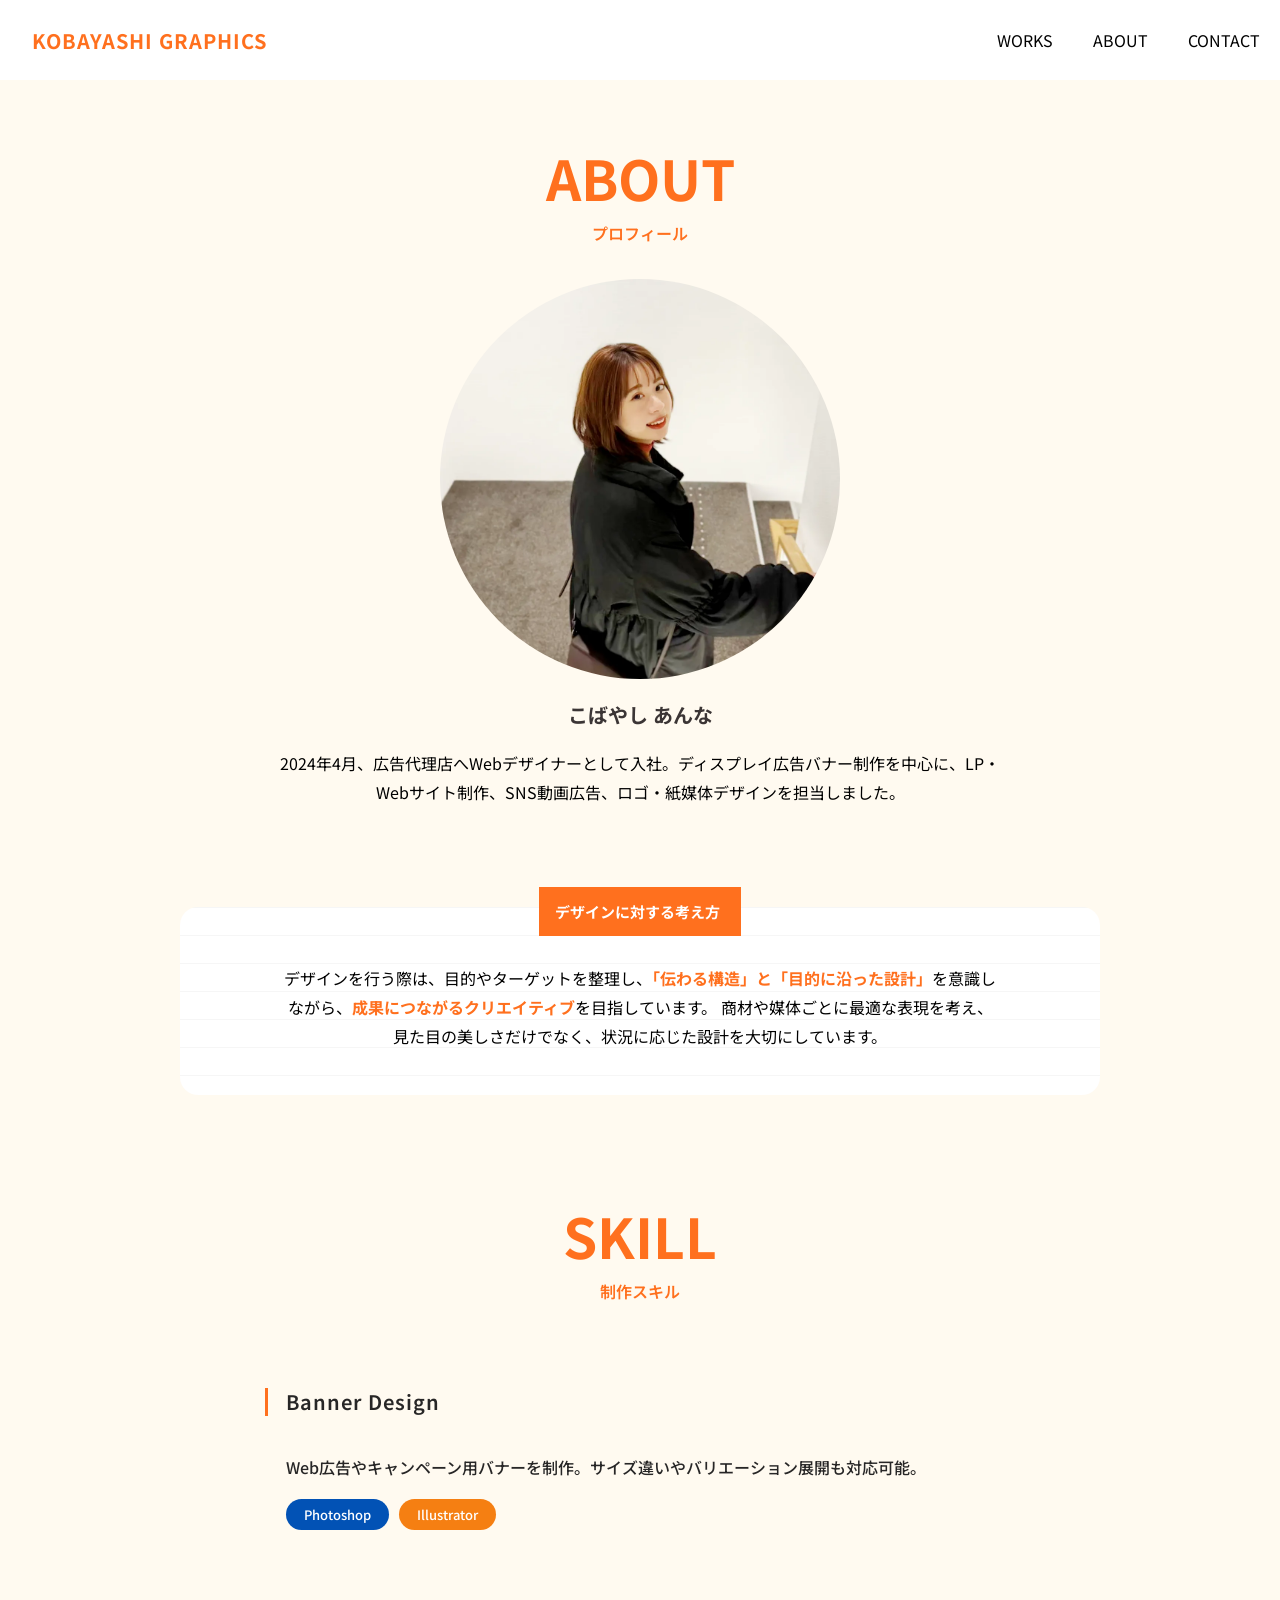
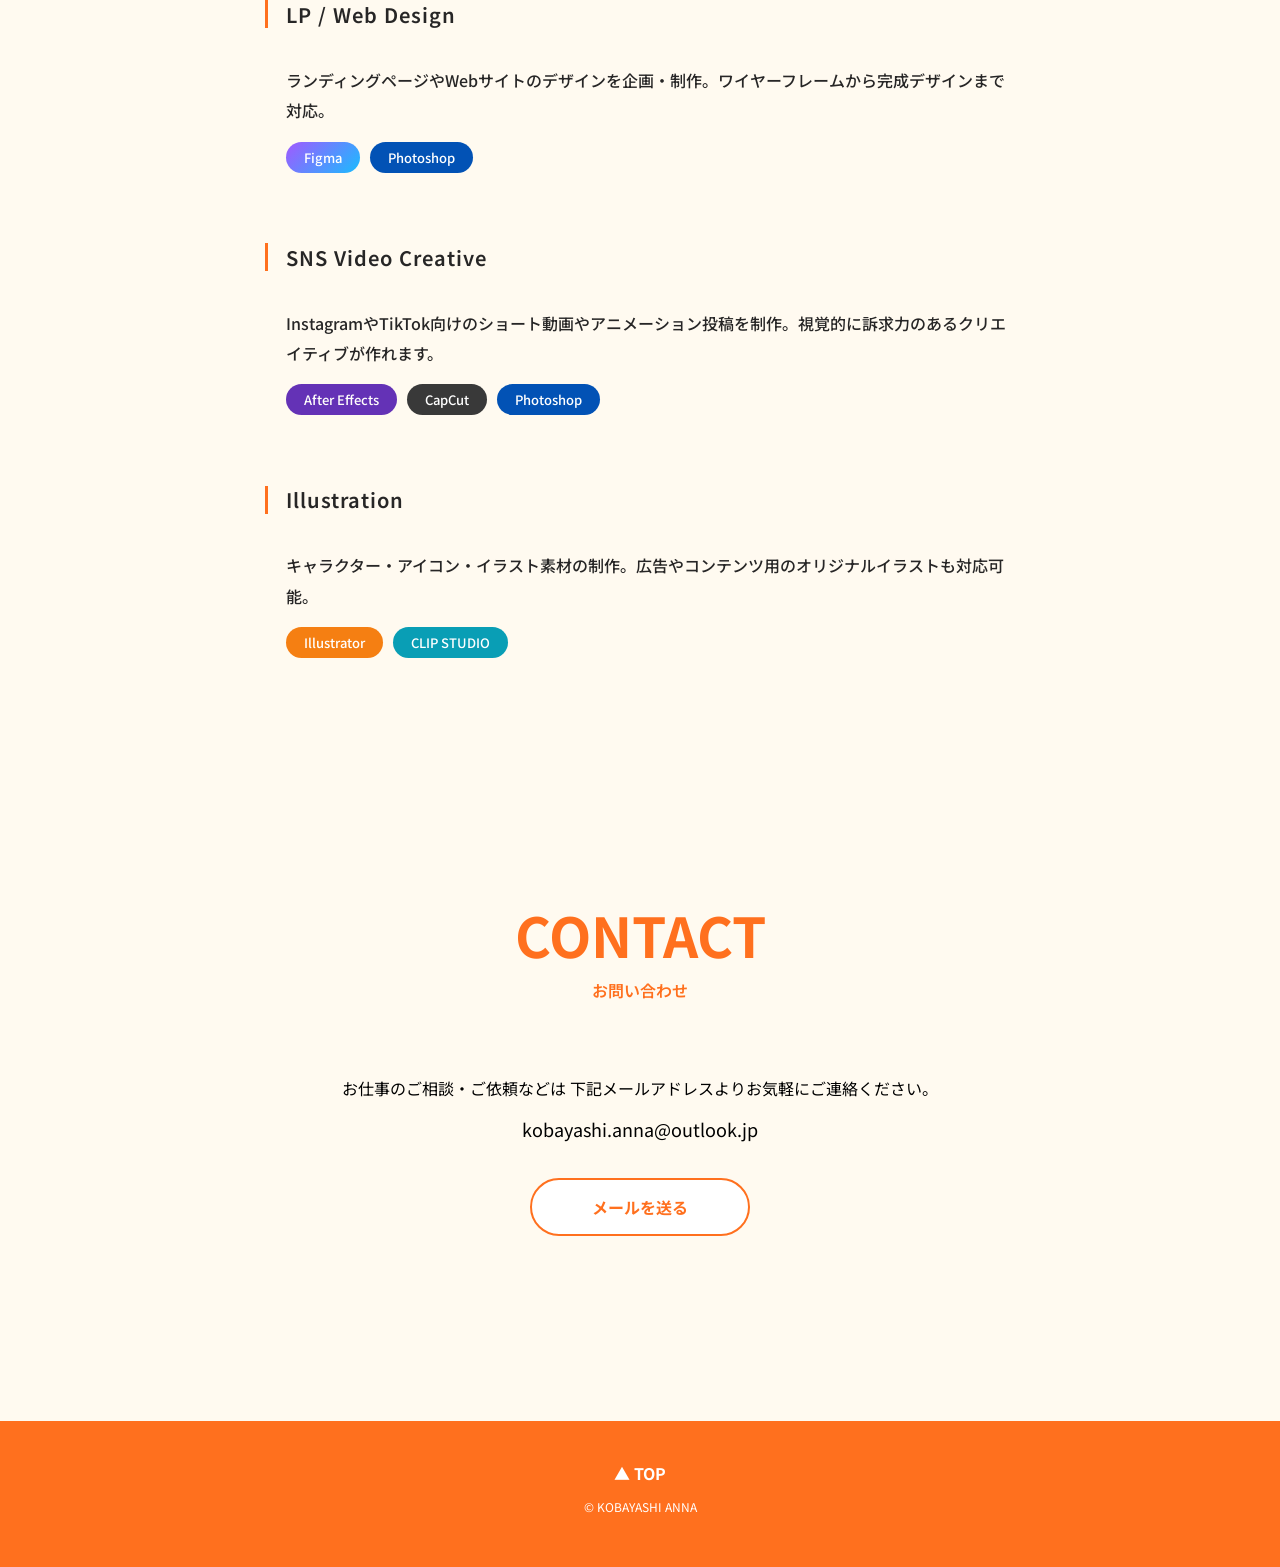
<file: about.html>
<!DOCTYPE html>
<html lang="ja">
<head>
    <meta charset="UTF-8">
    <link rel="stylesheet" href="style.css">
    <meta name="viewport" content="width=device-width, initial-scale=1.0, maximum-scale=1.0, user-scalable=no, viewport-fit=cover">
    <title>Anna Kobayashi | Web Designer</title>
    <link rel="icon" href="images/favicon.webp">
    <link rel="preconnect" href="https://fonts.googleapis.com">
    <link rel="preconnect" href="https://fonts.gstatic.com" crossorigin>
    <link href="https://fonts.googleapis.com/css2?family=Noto+Sans+JP:wght@100..900&display=swap" rel="stylesheet">
    <meta name="theme-color" content="#ffffff">
</head>

<body>
    <!-- ヘッダー -->
    <header>
        <div class="header-inner">
            <div class="logo">
                <a href="index.html">KOBAYASHI GRAPHICS</a>
            </div>
            <div class="hamburger" id="hamburger">
                <span></span>
                <span></span>
            </div>
        </div>

        <nav id="nav">
            <ul>
                <li><a href="index.html">WORKS</a></li>
                <li><a href="about.html">ABOUT</a></li>
                <li><a href="#contact">CONTACT</a></li>
            </ul>
        </nav>

        <nav id="sp-nav">
            <ul>
                <li><a href="#works">WORKS</a></li>
                <li><a href="#about">ABOUT</a></li>
                <li><a href="#contact">CONTACT</a></li>
            </ul>
        </nav>
    </header>

    <main>
    <div class="about">
        <div class="about-inner fade-up">
            <h1>ABOUT</h1>
            <p class="section-subtitle">プロフィール</p>

            <div class="profile">
                <img src="images/profile_photo01.webp" alt="">
            </div>
            <h2 class="about-name1">こばやし あんな</h2>

                <h4>
                    2024年4月、広告代理店へWebデザイナーとして入社。ディスプレイ広告バナー制作を中心に、LP・Webサイト制作、SNS動画広告、ロゴ・紙媒体デザインを担当しました。
                </h4>

            <div class="philosophy">
                <div class="fusen-1">
                    <h2 class="about-name">デザインに対する考え方</h2>
                </div>
                    <h4>
                        デザインを行う際は、目的やターゲットを整理し、<span>「伝わる構造」と「目的に沿った設計」</span>を意識しながら、<span>成果につながるクリエイティブ</span>を目指しています。
                        商材や媒体ごとに最適な表現を考え、見た目の美しさだけでなく、状況に応じた設計を大切にしています。
                    </h4>
            </div>
                <h1>SKILL</h1>
                <p class="section-subtitle">制作スキル</p>
                <!-- スキルセット -->
                <div class="skill-wrapper">

                    <div class="skill-item">
                        <div class="skill-head">
                            <span class="skill-bar"></span>
                            <h3 class="skill-title">Banner Design</h3>
                        </div>
                        <p class="skill-text">
                            Web広告やキャンペーン用バナーを制作。サイズ違いやバリエーション展開も対応可能。
                        </p>
                        <div class="tool-list">
                            <span class="tool ps">Photoshop</span>
                            <span class="tool ai">Illustrator</span>
                        </div>
                    </div>
                
                    <div class="skill-item">
                        <div class="skill-head">
                            <span class="skill-bar"></span>
                            <h3 class="skill-title">LP / Web Design</h3>
                        </div>
                        <p class="skill-text">
                            ランディングページやWebサイトのデザインを企画・制作。ワイヤーフレームから完成デザインまで対応。
                        </p>
                        <div class="tool-list">
                            <span class="tool figma">Figma</span> 
                            <span class="tool ps">Photoshop</span>
                        </div>
                    </div>
                
                    <div class="skill-item">
                        <div class="skill-head">
                            <span class="skill-bar"></span>
                            <h3 class="skill-title">SNS Video Creative</h3>
                        </div>
                        <p class="skill-text">
                            InstagramやTikTok向けのショート動画やアニメーション投稿を制作。視覚的に訴求力のあるクリエイティブが作れます。
                        </p>
                        <div class="tool-list">
                            <span class="tool ae">After Effects</span>
                            <span class="tool capcut">CapCut</span>
                            <span class="tool ps">Photoshop</span>
                        </div>
                    </div>

                    <div class="skill-item">
                        <div class="skill-head">
                            <span class="skill-bar"></span>
                            <h3 class="skill-title">Illustration</h3>
                        </div>
                        <p class="skill-text">
                            キャラクター・アイコン・イラスト素材の制作。広告やコンテンツ用のオリジナルイラストも対応可能。
                        </p>
                        <div class="tool-list">
                            <span class="tool ai">Illustrator</span>
                            <span class="tool clip">CLIP STUDIO</span>
                        </div>
                    </div>
                
                </div>
        </div>
    </div>

    <section class="contact" id="contact">
        <div class="contact-inner">
            <h1>CONTACT</h1>
            <p class="section-subtitle">お問い合わせ</p>
        
            <p class="contact-text">
            お仕事のご相談・ご依頼などは
            下記メールアドレスよりお気軽にご連絡ください。
            </p>
        
            <p class="contact-mail">
                <a href="mailto:kobayashi.anna@outlook.jp
                ?subject=Webデザインのご相談（ポートフォリオより）&body=【ご相談内容】%0D%0A・ご相談概要：%0D%0A・ご希望納期（あれば）：%0D%0A・ご予算（あれば）：">
                kobayashi.anna@outlook.jp</a>
            </p>
        
            <a href="mailto:kobayashi.anna@outlook.jp
            ?subject=Webデザインのご相談（ポートフォリオより）&body=【ご相談内容】%0D%0A・ご相談概要：%0D%0A・ご希望納期（あれば）：%0D%0A・ご予算（あれば）："
                class="button slide contact-btn" >
            </a>
        </div>
    </section>
    </main>
    
    <footer class="footer">
        <a href="#top" class="footer__pagetop">▲ TOP</a>
    
        <p class="footer__copyright">
            © KOBAYASHI ANNA
        </p>
    </footer>
</body>

<script>
    document.addEventListener('DOMContentLoaded', () => {
    const target = document.querySelector('.fade-up');
    if (target) {
        setTimeout(() => {
        target.classList.add('is-show');
        }, 200);
    }
    });

    </script>
<!-- ヘッダースクロール -->

<script>
document.addEventListener('DOMContentLoaded', () => {
if (location.hash) {
    const target = document.querySelector(location.hash);
    if (target) {
        setTimeout(() => {
            target.scrollIntoView({
                behavior: 'smooth',
                block: 'start'
            });
        }, 100);
    }
}
});
</script>

<!-- ハンバーガーメニュー -->

<script>
    // window.addEventListener('scroll', () => {
    // if (window.innerWidth <= 768) return;
    
    // const header = document.querySelector('header');
    // if (window.scrollY > 80) {
    // header.classList.add('is-scrolled');
    // } else {
    // header.classList.remove('is-scrolled');
    // }
    // });
    // window.addEventListener('scroll', () => {
    // const header = document.querySelector('header');
    
    // スマホ（768px以下）の時は、スクロールしてもクラスをつけない
//     if (window.innerWidth <= 768) {
//         header.classList.remove('is-scrolled');
//         return;
//     }
    
//     // PCの時だけスクロールで変化させる
//     if (window.scrollY > 80) {
//         header.classList.add('is-scrolled');
//     } else {
//         header.classList.remove('is-scrolled');
//     }
// });
    </script>

<script>
    const hamburger = document.querySelector('.hamburger');
    const nav = document.querySelector('nav');
    const body = document.body;

    hamburger.addEventListener('click', () => {
    hamburger.classList.toggle('active');
    nav.classList.toggle('active');
    body.classList.toggle('is-fixed');
});
    </script>

<script>
    const navLinks = document.querySelectorAll('#nav a');
    
    navLinks.forEach(link => {
    link.addEventListener('click', () => {
    nav.classList.remove('active');
    body.classList.remove('nav-open');
    });
    });
    </script>

<script>
    const hamburger = document.getElementById('hamburger');
    const nav = document.getElementById('sp-nav');

    hamburger.addEventListener('click', () => {
    hamburger.classList.toggle('active');
    nav.classList.toggle('active');
    document.body.classList.toggle('nav-open');
});
</script>



</html>
</file>
<file: style.css>
@charset "UTF-8";

/* 全体 */ 
html { scroll-behavior: smooth; 
    overflow-y: scroll; 
    background: #fff;
    margin: 0;
    padding: 0;
} 



/* TOP */ 
body{ 
    margin: 0; background-color: #fff; 
    font-family: "Noto Sans JP", sans-serif;
    font-weight: 400;

    margin: 0;
    padding: 0;
    width: 100%;
    overflow-x: hidden; 
} 

/* モーダルが開いている状態で body を固定 */
body.modal-open {
    overflow: hidden; /* スクロールだけを禁止する */
    height: 100%;    /* 背景が動かないように固定 */
}

main {
    background: #fffaf0;
  }


/* ヘッダー */ 

header {
    position: fixed;
    top: 0;
    left: 0;
    width: 100%;
    z-index: 100;
    background: rgba(255, 255, 255, 0.95) !important;
    backdrop-filter: blur(10px);
    display: flex;
    justify-content: center;
    /* iPhoneの隙間埋め */
    padding-top: env(safe-area-inset-top) !important;
    /* 動きを止める */
    transition: none !important;

    border-top: 100px solid rgba(255, 255, 255, 0.95); 
    margin-top: -100px;

    padding-top: env(safe-area-inset-top) !important;
    transition: none !important;
}

.header-inner {
    max-width: 1000px;
    width: 100%;
    display: flex;
    justify-content: space-between;
    align-items: center;
    padding: 20px 32px !important; /* 高さを固定 */
}

/* スクロールしてもサイズを変えない設定 */
header.is-scrolled .header-inner {
    padding: 20px 32px !important;
}

/* ロゴのサイズも固定 */
.logo a {
    font-size: 20px;
    font-weight: 700;
    letter-spacing: 0.05em;
    color: #333;
    text-decoration: none;
}
    

.logo{ 
    font-size: 20px;
    font-weight: bold;
} 

.logo a{
    color: #ff701e; 
} 

.logo a, nav a {
    transition: font-size 0.4s ease, opacity 0.4s ease;
} 

#works h2 {
    text-align: center;
    font-size: 24px;
    letter-spacing: 0.1em;
    margin-bottom: 40px;
    margin-top: 120px　!important; 
}

nav ul{
    display: flex;
    list-style: none;
    padding: 0;
    margin: 0;
} 

/* #nav {
    display: none !important;
} */

a{ 
    color: black;
    text-decoration: none;
    display: block;
    /* padding: 0 20px; */
} 

nav ul li a {
    position: relative;
    display: inline-block;
    padding: 0 20px;
    line-height: 80px;
}

nav ul li a::after {
    content: '';
    position: absolute;
    left: 50%;
    bottom: 15px;
    width: 80%;
    height: 1px;
    background: #ff701e;
    transform: translateX(-50%) scaleX(0);
    transform-origin: center;
    transition: transform .3s ease;
}

nav ul li a:hover {
    color: #ff701e;
}

nav ul li a:hover::after {
    transform: translateX(-50%) scaleX(1);
}

.hamburger {
    display: none;
}

#sp-nav {
    display: none;
  }

/* セクションサブタイトル */
.section-subtitle{
    text-align: center;
    font-size: 16px;
    line-height: 2;
    color: #ff701e;
    margin: -30px 0px 30px 0px;
    font-weight: 600;
}


/* WORKS */

.lead {
    text-align: center;
    font-size: 16px;
    line-height: 2;
    color: #ff701e;
    margin: -30px 0px 30px 0px;
    font-weight: 600;
}

.top-tittle{
    padding-top: 100px;
}

.works{ max-width: 1500px;
    margin: 0 auto;
    padding-top: 30px;
    padding-bottom: 80px
}

.warning_note{
    font-size: 11px;
    text-align: center;
    margin-bottom: 60px;
}

.container{
    display: flex;
    justify-content: center;
    align-items: center;
    flex-wrap: wrap;
    gap: 25px 50px;
    list-style: none;
    padding: 0;
    margin: 0 auto;
    padding-bottom: 24px
}

.default-view, .hidden-view{
    width: 400px;
}

.default-view a, .hidden-view a{
    position: relative;
    display: block;
    width: 100%;
    /* height: 100%; */
    overflow: hidden;
    border-radius: 10px; 
    aspect-ratio: 1 / 1;
    /* background-color: #fff; */
}

.default-view img, .hidden-view img, .default-view video, .hidden-view img{
    /* position: absolute; */
    /* top: 50%;
    left: 50%; */
    /* max-width: 100%;
    max-height: 100%; */
    display: block;
    width: 100%;
    height: 100%;
    object-position: center center;
    object-fit: cover;

    transform: scale(1);
    transition: transform .4s ease;
    object-position: 45% center;
}

.default-view a:hover img, .hidden-view a:hover img, .default-view a:hover video, .hidden-view a:hover video{
    transform: scale(1.1);
}

.default-view,
.hidden-view {
    flex-shrink: 0;   /* ← hoverで縮まない */
    overflow: hidden; 
}

.default-view video,
.hidden-view video {
  width: 100%;
  height: 100%;
  object-fit: cover;   /* ← 正方形にぴったり */
}

.hidden-view {
    width: 400px;
    display: none;
}

.hidden-inner {
    opacity: 0;
    transform: translateY(20px);
    transition: opacity .4s ease, transform .4s ease;
}

input[type="checkbox"]#trigger:checked ~ .hidden-view .hidden-inner {
    opacity: 1;
    transform: translateY(0);
}

input[type="checkbox"]#trigger:checked ~ .hidden-view {
    display: block;
}

.work-title {
    margin-top: 25px;
    line-height: 1.4;
}

.title-main {
    font-size: 18px;
    font-weight: bold;
    color: #3b3535;
    margin-bottom: 7px; 
}

.work-title span {
    display: block;
}

.title-sub{
    font-size: 13px;
    color: #666;
    margin-bottom: 30px; 

} 

/* ボタン */
.button {
    border: 2px solid #ff701e;
    border-radius: 60px;
    color: #ff701e;
    font-weight: bold;
    max-width: 500px;
    padding: 15px 60px;
    text-align: center;
    display: inline-block;
    cursor: pointer;
    position: relative;
    line-height: normal;
}

.button.slide {
    background: #fff;
    color: #ff701e;
    overflow: hidden;
    z-index: 1;
}

.button.slide::after {
    content: '';
    position: absolute;
    inset: 0;
    background: #ff701e;
    transform: scaleX(0);
    transform-origin: left center;
    transition: transform .3s ease;
    z-index: -1; 
}

.button.slide:hover {
    color: #fff;
}

.button.slide:hover::after {
    transform: scaleX(1);
} 

/* .button::before{ content: "View All"; } */
.button--viewall::before{
    content: "すべての制作実績を見る";
}

.about-contact {
    margin: 120px auto 0;
    padding: 60px 20px;
    text-align: center;
    border-top: 1px solid #eee;
}

.button--contact::after {
    content: none;
}

.contact-mail a {
    font-size: 18px;
    text-decoration: none;
}

input[type="checkbox"]#trigger{
    display: none;
} 

input[type="checkbox"]#trigger:checked ~ .btn{
    display: none;
    opacity: 0;
    height: 0;
    margin: 0;
    overflow: hidden;
    transition: 0.3s;
}

.btn{
    text-align: center;
    margin: 0;
    margin-top: 60px;
}

.button--viewall {
    padding-top: 18px;
    padding-bottom: 18px;
}

.about-contact-btn::after {
    content: none;
}


.works-disclaimer{
    font-size: 13px;
    color: #333;
    text-align: left;
    margin-left: auto;
    margin-right: auto;
    width: fit-content;  
    max-width: 90%;     
    line-height: 1.6;
}

/* モーダル */
.modal {
    position: fixed;
    inset: 0;
    display: none;
    z-index: 100;

}

.modal.active {
    display: block;
}

.modal-bg {
    position: absolute;
    inset: 0;
    background: rgba(0,0,0,.6);
}

.modal-content {
    position: relative;
    background: #fff;
    max-width: 900px;
    max-height: 80vh;
    margin: 80px auto;
    padding: 40px;
    border-radius: 10px;
    overflow-y: auto;
}

.modal-images img {
    width: 100%;
    margin-bottom: 20px;
}

.modal-close {
    position: absolute;
    top: 10px;
    right: 10px;
    font-size: 40px;
    background: none;
    border: none;
    cursor: pointer;
    color: #ff701e;
  
}

.modal-main-image img {
    width: 100%;
    margin-bottom: 30px;
    border-radius: 6px;
}

.modal-text {
    margin-bottom: 30px;
    margin-top: -30px;
    padding: 0 40px;
}

.modal-sub-images {
    /* display: grid;
    grid-template-columns: repeat(2, 1fr);
    gap: 20px; */
    display: flex;
    flex-direction: column;  /* ← 縦並び */
    gap: 30px;    
}

.modal-sub-images img {
    width: 100%;
    border-radius: 6px;
}

body.modal-open {
    overflow: hidden;
}


/* 共通：モーダル上部の幅制御（画像と動画で共通） */
.modal-main-image,
.video-frame {
  max-width: 830px;
  margin-left: auto;
  margin-right: auto;
}

/* 動画用の「画像と同じ立ち位置の箱」 */
.video-frame {
    width: 100%;
    aspect-ratio: 3 / 2;   /* ← これが無かった */
    background: #e9e9e9;
    border-radius: 6px;
    margin-bottom: 30px;
    overflow: hidden;
  
    display: flex;         /* ← 中央寄せ用 */
    align-items: center;   /* 縦中央 */
    justify-content: center; /* 横中央 */
  }

/* 中の動画（画像と同じ挙動） */
.video-frame video {
  width: 100%;
  height: auto;
  display: block;       /* ← 地味だけど超重要 */
}

#modal-title {
    color: #272626;
    font-size: 24px;    
    font-weight: 600;
    line-height: 1.4;
    margin-top: 20px;
    margin-bottom: 10px;
  }


#modal-desc {
    margin-top: -10px;
    /* padding: 24px 28px; */
    /* background: #fff; */
    border-radius: 14px;
    font-size: 16px;
    line-height: 3;
    color: #444;
    padding-top: 8px;
  }

  #modal-desc span {
    display: block;
    padding-bottom: 12px;
    margin-bottom: 12px;
    border-bottom: 1px solid rgba(0,0,0,0.08);
  }

.modal-main-image,
.modal-sub-images,
.modal-text {
    max-width: 830px;      /* ← 今の文字の見やすい幅に合わせる */
    margin-left: auto;
    margin-right: auto;
  }
  

  .modal-sub-images {
    margin-top: 63px;  
  }

  .modal-main-image {
    width: 100%;
    aspect-ratio: 3 / 2; /* ← 一覧と揃える */
    overflow: hidden;
    background: #f5f5f5; /* 読み込み時のチラつき防止 */
    margin-bottom: 50px;
  }
  
  .modal-main-image img,
  .modal-main-image video {
    width: 100%;
    height: 100%;
    object-fit: contain; /* or cover（好み） */
  }

  
  /* 区切り線（| → <br> の後） */
  #modal-desc br {
    display: block;
    margin: 14px 0;
    border-bottom: 1px solid #eee;
  }
  
  /* ラベル（制作物・目的・担当・工夫） */
  .desc-label {
    font-weight: 600;
    color: #ff701e;
    margin-right: 6px;
    white-space: nowrap;
  }

#modal-category {
    margin-top: -5px;   
    font-size: 13px;
    color: #666;
}

.desc-block {
    margin-bottom: 28px;
  }

  .desc-title {
    font-size: 20px;
    font-weight: 600;
    color: #ff701e;
    margin-bottom: -8px;
  }

  .desc-line {
    width: 100%;
    height: 1px;
    background: rgba(0,0,0,0.15);
    margin-bottom: 10px;
  }

  .desc-text {
    font-size: 16px;
    line-height: 1.8;
    color: #272626;
    font-weight: bold;
  }

/* 自己紹介 */
.intro {
    max-width: 800px;
    margin: 40px auto 120px;
    padding: 0 20px;
    text-align: center;
}

.intro-text {
    font-size: 16px;
    line-height: 2;
    color: #333;
}

.intro-btn {
    margin-top: 30px;
    font-size: 14px;
    padding: 10px 40px;
}

/* ABOUT */
h1{ text-align: center;
    margin-bottom: 30px;
    font-size: 55px;
    color: #ff701e;
}

.about-name{
    text-align: center;
    font-size: 15px;
    color: #fff;
}

.about-name1{
    text-align: center;
    font-size: 20px;
    color: #3b3535;
}

h4{
    margin-top: 30px;
    margin-bottom: 200px;
    font-weight: 400;
    text-align: center;
}

.about{
    margin-top: 0px; 
    padding-top: 100px; 
}

.profile{
    text-align: center;
}

.fade-up {
    opacity: 0;
    transform: translateY(30px);
    transition: opacity 1s ease, transform 1s ease;
}

.fade-up.is-show {
    opacity: 1;
    transform: translateY(0);
}

.profile {
    transition-delay: 0.2s;
}

h4 { transition-delay: 0.35s;
}

.profile img {
    width: 400px;
    height: 400px;
    border-radius: 50%;
    object-fit: cover;
}

.about-inner h4{
    max-width: 720px;
    margin: 0 auto;
    margin-top: 20px;
    line-height: 1.8;
    margin-bottom: 30px;
}

.about-inner h4 span{
    font-weight: bold;
    color: #ff701e;
}

.fusen-1 {
    position: absolute;
    top: -20px;
    display: inline-block;
    position: relative;
    padding: .1em 1.3em .1em 1em;
    background-color: #ff701e;
    display: block;
    width: fit-content;
    margin: 0 auto;
    margin-bottom: -12px;
}

.fusen-2 {
    display: inline-block;
    position: relative;
    padding: .1em 4.6em .1em 4.6em;
    background-color: #ff701e;
    display: block;
    width: fit-content;
    margin: 0 auto;
}

.philosophy{
    margin-top: 100px;
    margin-bottom: 100px;
    max-width: 820px;
    margin: 100px auto;
    padding: 0px 50px 15px;
    background: #ffffff;
    border-radius: 18px;
    position: relative;

    background: #ffffff;
    background-image: 
    linear-gradient(#f6f6f6 1px, transparent 1px);
    background-size: 100% 28px;
    display: flex;                /* ← 追加 */
    flex-direction: column;       /* ← 縦並び */
    justify-content: center;      /* ← 上下中央 */
}

.philosophy h4{
    line-height: 1.8;
}

/* ===== Skill Section ===== */

.skill-wrapper {
    max-width: 750px;
    margin: 60px auto 120px;
    padding: 0 20px;
}

.skill-item {
    margin-bottom: 50px;
}

.skill-head {
    display: flex;
    align-items: center;
    gap: 18px;
    margin-bottom: 10px;
}

.skill-bar {
    width: 3px;
    height: 28px;
    background-color: #ff701e;
}

.skill-title {
    font-size: 20px;
    font-weight: 600;
    color: #272626;
    letter-spacing: 0.05em;
}

.skill-text {
    margin-left: 21px; /* バー位置に合わせる */
    font-size: 16px;
    line-height: 1.9;
    color: #272626;
    font-weight: 500;
}

.tool-list {
    margin-left: 21px;  /* skill-textと揃える */
    margin-top: 12px;
    display: flex;
    flex-wrap: wrap;
    gap: 10px;
}

.tool {
    display: inline-block;
    padding: 6px 18px;
    font-size: 13px;
    border-radius: 999px;   /* ← 最大角丸（ピル型） */
    background: #eee;
    color: #333;
    font-weight: 500;
}

.ps {
    background: #0252b5;
    color: #fff;
    /* opacity: 0.9; */
}

.ai {
    background: #f57f12;
    color: #fff;
    /* opacity: 0.8; */
}

.figma {
    background: linear-gradient(135deg, #A259FF, #1ABCFE);
    color: #ffffff;
}

.ae {
    background: #3e01a8;
    color: #ffffff;
    opacity: 0.8;
}

.capcut {
    background: #393939;
    color: #ffffff;
}

.clip {
    background: #099eb5;
    color: #fff;
}




/* ABOUT下 簡易CONTACT */
.about-contact {
    margin: 120px auto 0;
    padding: 60px 20px;
    text-align: center;
    border-top: 1px solid #eee;
}

.about-contact-text {
    font-size: 15px;
    line-height: 2;
    margin-bottom: 30px;
    color: #333;
}

.about-contact-btn {
    margin: 0 auto;
    padding: 100px;
}




/* WORKS下 紹介 */
.intro {
    max-width: 900px; /* カードの最大幅 */
    margin: 80px auto 120px;
    padding: 0 20px;
    margin-top: -10px;
}

/* カード本体（白い背景の部分） */
.intro-inner.intro-bg {
    background: #fff;
    display: flex;
    align-items: center; /* 上下中央揃え */
    gap: 40px;           /* 写真とテキストの間隔 */
    padding: 40px;       /* カード内の余白 */
    border-radius: 10px; /* 角を丸くしてカードらしく */
    box-shadow: 0 10px 30px rgba(0,0,0,0.05); /* 軽い影をつけて浮き上がらせる */
    text-align: left;    /* テキストは左寄せに */
}

.intro-inner{
    margin-top: 50px;
}

/* 写真部分 */
.intro-image {
    flex-shrink: 0;      /* 写真が潰れないように固定 */
    width: 350px;        /* 写真の横幅 */
    height: 350px;       /* 写真の縦幅 */
}

.intro-image img {
    width: 100%;
    height: 100%;
    object-fit: cover;   /* 枠に合わせて綺麗に切り抜き */
    border-radius: 10px; /* 写真の角も少し丸める */
}

/* テキストコンテンツ部分 */
.intro-content {
    flex: 1;             /* 残りの幅をすべて使う */
}

.intro-role {
    font-size: 16px;
    color: #ff701e;
    font-weight: bold;
    margin-bottom: -15px;
}

.intro-name {
    font-size: 28px;
    margin-bottom: 35px;
    color: #333;
}

.intro-text {
    font-size: 15px;
    line-height: 1.8;
    color: #454343;
    margin-bottom: 24px;
}

/* ボタン（既存の .button クラスのスタイルを活かす場合） */
.intro-btn {
    display: inline-block;
    background: #ff701e;
    color: #fff;
    padding: 12px 32px;
    border-radius: 5px;
    font-size: 14px;
    font-weight: bold;
    transition: opacity 0.3s;
}

.intro-btn:hover {
    opacity: 0.8;
}
.intro-btn::after {
    content: "→"; display:
    inline-block; margin-left: 7px;
    transition: transform .25s ease;
}

.intro-btn:hover::after {
    transform: translateX(4px);
}



/* コンタクト */
.contact-inner h2{
    color: #ff701e;
}

.contact-text{
    text-align: center;
    margin-top: 70px;
}

.contact-mail{
    text-align: center;
}

.contact-inner{
    text-align: center;
    margin-bottom: 110px;

    background-color: #fffaf0;
    padding: 20px;
}

.contact-btn{
    margin: 0 auto;
    margin-top: 20px;
}

.contact-btn::before{
    content: "メールを送る";
}

.contact-mail a{
    color: #000;
    transition: color .2s ease;
}

.contact-mail a:hover{
    color: #ff701e;
}

.contact-mail a{
    position: relative;
}

.contact-mail a::after{
    content: '';
    position: absolute;
    left: 50%;
    bottom: -2px;
    width: 15%;
    height: 1px;
    background: #ff701e;
    transform: translateX(-50%) scaleX(0);
    transition: transform .2s ease;
}

.contact-mail a:hover::after{
    transform: translateX(-50%) scaleX(1);
}

#contact {
    scroll-margin-top: 120px;
}

.contact{
    /* margin-top: 150px;
    margin-top: 0;
    background: #fffaf0 !important; */
    background-color: #fffaf0; /* クリーム色 */
    padding-top: 50px; /* 余白はmarginよりpadding推奨 */
    padding-bottom: 50px;
    margin-top: 0; /* これでOK */

}


.contact,
  .about-contact {
      margin-bottom: 0; /* 折り返しマージンを消す */
  }


  .works .work-item:last-child {
    margin-bottom: 0;           /* 白線防止 */
}

/* フッター */

footer {
    background-color: #fffaf0;
    overflow: hidden;           /* マージン折り返し防止 */
    padding-top: 40px;          /* 必要な余白 */
}


.footer {
    margin-top: 0px;
    padding: 40px 20px;
    text-align: center;
    background-color: #ff701e;
    color: #fff;
    margin-bottom: 0;
    overflow: hidden;
}

.footer__pagetop {
    display: inline-block;
    margin-bottom: 1px;
    text-decoration: none;
    font-weight: bold;
    color: #fff;
}

.footer__copyright {
    font-size: 12px;
    color: #fff;
}

.warning_footer{
    font-size: 12px;
    margin-top: 30px;
}

/* スマホ　レスポンシブ */
@media (max-width: 768px) {
/* ===== header 本体 ===== */
body {
    margin: 0;
    padding: 0;
}

/* ヘッダーを画面最上部にピッタリくっつける */
header {
    position: fixed;
    top: 0;
    left: 0;
    width: 100%;
    z-index: 100;
    /* 背景を少し濃くするとステータスバーまで白く見えやすいです */
    background: rgba(255, 255, 255, 0.9); 
    backdrop-filter: blur(10px);

    /* 【重要】iPhoneの時計部分まで背景を伸ばす設定 */
    padding-top: env(safe-area-inset-top); 

    border-top: none;
    margin-top: 0;
    
}


.header-inner {
    /* スマホの時はスクロールしても余白を変えない */
    padding: 5px 24px !important; 
}

body.is-fixed {
    overflow: hidden;
  }

  body.modal-open {
    overflow: hidden;      /* スクロール不可 */
    position: fixed;       /* スクロール位置を固定 */
    width: 100%;           /* 横幅のズレ防止 */
}


  html {
    background: #fff;
  }

header {
    position: fixed;
    top: 0;
    width: 100%;
    height: 72px;
    background: rgba(255,255,255,0.9);
    backdrop-filter: blur(6px);
    padding-top: env(safe-area-inset-top);
  }

  /* is-scrolled が付いても見た目は一切変えない */
  header.is-scrolled {
    height: 72px;
    background: rgba(255,255,255,0.9);
  }

  /* ===== header 中身 ===== */
  .header-inner {
    height: 100%;
    padding: 0 16px;
    display: flex;
    align-items: center;
    justify-content: space-between;

    position: relative;
    z-index: 100;
    background-color: #fff;
  }

  header.is-scrolled .header-inner {
    padding: 0 16px !important;
  }

  /* ===== 全アニメーション完全無効 ===== */
  header,
  .header-inner,
  .logo,
  nav,
  nav a {
    /* transition: none !important; */
  }

  /* ===== ロゴ ===== */
  .logo {
    font-size: 16px;
  }

  .logo a {
    display: flex;
    align-items: center;
    line-height: 1;
  }

  /* ===== ナビ（ハンバーガー内） ===== */
  nav {
    position: absolute;
    /* position: fixed; */
    top: -100vh;
    right: 0;
    width: 100%;
    height: 100vh;
    /* background: #ff701e; */
    background: rgba(251, 99, 6, 0.9);
    backdrop-filter: blur(6px);
    transition: top .4s ease; /* ← メニュー開閉だけは残す */

    z-index: 10;
  }

  nav.active {
    top: 0;
  }

  nav ul {
    flex-direction: column;
    align-items: center;
    margin-top: 120px;
  }

  nav ul li a {
    line-height: 1;
    font-size: 28px;   
    font-weight: bold;
    padding: 26px 0;  
    color: #fff;
    text-align: left;
  }

  nav ul li a::after {
    display: none;
  }

  nav ul li a::before {
    content: '';
    position: absolute;
    left: 50%;
    bottom: 12px;
    width: 340px;   /* ← ここが線の長さ */
    height: 1.5px;
    background: rgba(255,255,255,0.5);
    transform: translateX(-50%);
  }

  #works h2,
  .about-inner h2 {
      margin-top: 120px　!important; /* スマホは少し上に詰める */
  }


  /* ハンバーガー */
.hamburger {
    width: 28px;
    height: 30px;          /* ← テキスト分ちょっと高く */
    position: relative;
    cursor: pointer;
    display: block;
    margin-right: 13px; 
}

.hamburger span {
    position: absolute;
    left: 0;
    width: 100%;
    height: 2px;
    background: #ff701e;
    border-radius: 2px;
    transform: rotate(0);
    transition: transform 0.35s ease ;
}

/* 通常時（メニュー） */
.hamburger span:nth-child(1) {
    top: 4px;
  }
  
  .hamburger span:nth-child(2) {
    top: 12px;
  }

.hamburger::after {
    content: "MENU";
    position: absolute;
    left: 50%;
    transform: translateX(-50%);
    font-size: 10px;
    letter-spacing: 0.2em;
    color: #ff701e;
    font-weight: 600;
    transition: color 0.25s ease;
    bottom: -6px;
}

/* × に変形 */
.hamburger.active span:nth-child(1) {
    top: 8px;
    transform: rotate(45deg);
}

.hamburger.active span:nth-child(2) {
    top: 8px;
    transform: rotate(-45deg);
}

.hamburger.active::after {
    content: "CLOSE";
}

/* WORKS */


.default-view,
.hidden-view {
    width: 100%;
    max-width: 360px;   /* ← PC時のサイズを活かす */
    margin: 0 auto;   
}

.default-view a,
.hidden-view a {
display: block; 
width: 100%;
padding: 0;
}

.top-tittle{
    padding-top: 80px;
}

.works{
    padding-top: 5fpx;
    margin-top: -35px;
    max-width: 90%;

}

.works .container {
    padding: 0 30px;
    justify-content: center;
}

.lead,
.warning_note {
max-width: 78%;
margin-left: auto;
margin-right: auto;
}

.warning_note{
max-width: 74%;
}

.lead{
    line-height: 1.5;
    font-weight: bold;
}


  /* ボタンの共通設定 */
.intro-btn, 
.about-contact .button,
.works-more .button { 
    display: flex;        
    align-items: center;
    justify-content: center;
    
    width: 100%;            
    max-width: 300px;      
    height: 50px;          
    
    margin: 0 auto;      
    padding: 0;             
    
    font-size: 16px;        
    border-radius: 25px;   
    box-sizing: border-box; 
}


.about-contact {
    margin-top: 32px;
    display: flex;
    flex-direction: column;
    gap: 16px; 
}

.btn {
    margin-top: -1px !important; 
    margin-top: 40px;
    margin-bottom: 0;


        text-align: center !important;
        width: 100%;
        display: flex;
        justify-content: center; 
}

.button--viewall {
    padding: 17px 23px !important; 
    font-size: 16px;            
    max-width: 100%;                
    width: 100%;                
    display: block;      
    margin-left: auto !important;
    margin-right: auto !important;
    text-align: center;
}

.works-disclaimer{
    font-size: 10px;
    color: #333;
    margin-top: 20px;
    width: 75%;
    text-align: left;
    margin-left: auto;
    margin-right: auto;
}

input[type="checkbox"]#trigger:checked ~ .works-disclaimer {
    margin-top: 20px;
  }



.works{
    padding-bottom: ;
}

/* モーダル調整 */
.modal-content {
    margin: 16px;
    padding: 24px;
  }

.modal-main-image {
    margin-top: 24px;
    margin-bottom: 50px;
  }

.modal-main-image img {
    margin-bottom: 0px; 
}

.modal-sub-images {
    margin-top: 40px; 
  }

.modal-text{
    max-width: none;
    padding-left: 18px;
    padding-right: 28px;
}

#modal-title {
    font-size: 20px;
    line-height: 1.5;
    margin-bottom: 4px;
  }

#modal-category {
    font-size: 14px;
    margin-top: 4px; 
} 

.modal-close {
    position: fixed;
    top: 15px;
    right: 15px;
    width: 40px;      
    height: 40px;     
    font-size: 24px;
    background: #fff;
    border-radius: 50%; 
    display: flex;
    align-items: center; 
    justify-content: center; 
    cursor: pointer;
    z-index: 101;
    box-shadow: 0 2px 6px rgba(0,0,0,0.3);
    padding: 0;  
}


  
  /* ラベル（制作物〜工夫） */
  .desc-label {
    font-weight: bold;
    color: #ff701e;
    margin-right: 4px;
  }

  .desc-block {
    margin-bottom: -5px;
  }

  .desc-title {
    font-size: 19px;
    margin-bottom: -6px;
  }

  .desc-text {
    font-size: 15px;
    line-height: 1.9;
  }

/* 自己紹介の部分 */

.intro-inner.intro-bg {
    flex-direction: column; 
    text-align: center;     
    padding: 20px 20px;
    margin-top: 30px;
}

.intro-image {
    width: 100%;
    height: 100%;
    margin-bottom: 20px;
    width: 80vw;
}

.intro-role{
    margin-top: -30px;
}

.intro-btn{
    margin-top: 15px;
}

.intro{
    margin-top: -40px;
}

.intro-text{
    width: 92%;
    margin: 0 auto;
    margin-bottom: 30px;
    margin-top: -10px;
}

/* コンタクト */
.contact-text{
    margin: 50px 55px 0;
}

/* ABOUT */
.profile img {
    width: 80vw;          
    max-width: 310px;     
    height: auto;         
    aspect-ratio: 1 / 1;  
    margin: 0 auto;
    display: block;
}


.about {
    margin-top: 0px; 
    padding-top: 80px;
}

.about-inner {
padding: 0 16px;
}



.about-name {
font-size: 18px;
margin-top: 24px;
margin-bottom: 10px;
}

h4 {
font-size: 14px;
line-height: 1.8;
margin-bottom: 60px;
}

.about h4 {
    max-width: 320px;   
    margin: 24px auto 60px;
    padding: 0;
    text-align: center;
}

.about-contact {
    margin-top: 48px;     
    padding-top: 32px;   
    padding-bottom: 40px;
}

.about-contact .button {
    padding: 16px 44px;  
    font-size: 14px;
}

.fusen-1 {
    position: absolute;
    top: -20px;
    display: inline-block;
    padding: 0.15em 1em;
    background-color: #ff701e;
    display: block;
    width: fit-content;
    margin-bottom: -12px;
    left: 50%;                
    transform: translateX(-50%); 
    white-space: nowrap;
    line-height: 3;
    display: flex;              
    align-items: center;        
    justify-content: center;    
}

.fusen-1 h2 {
    margin: 0;
}

.philosophy {
    position: relative;
    padding: 40px 15px  0px 15px;
    margin-bottom: 100px;
    margin-top: 50px;
}

.philosophy h4{
    margin-bottom: 40px;
    width: 85%;
}

h4{
    font-size: 15px;
}

.skill-wrapper{
    margin-top: 25px;
}

.contact{
    margin-top: -30px;
}



}
</file>
